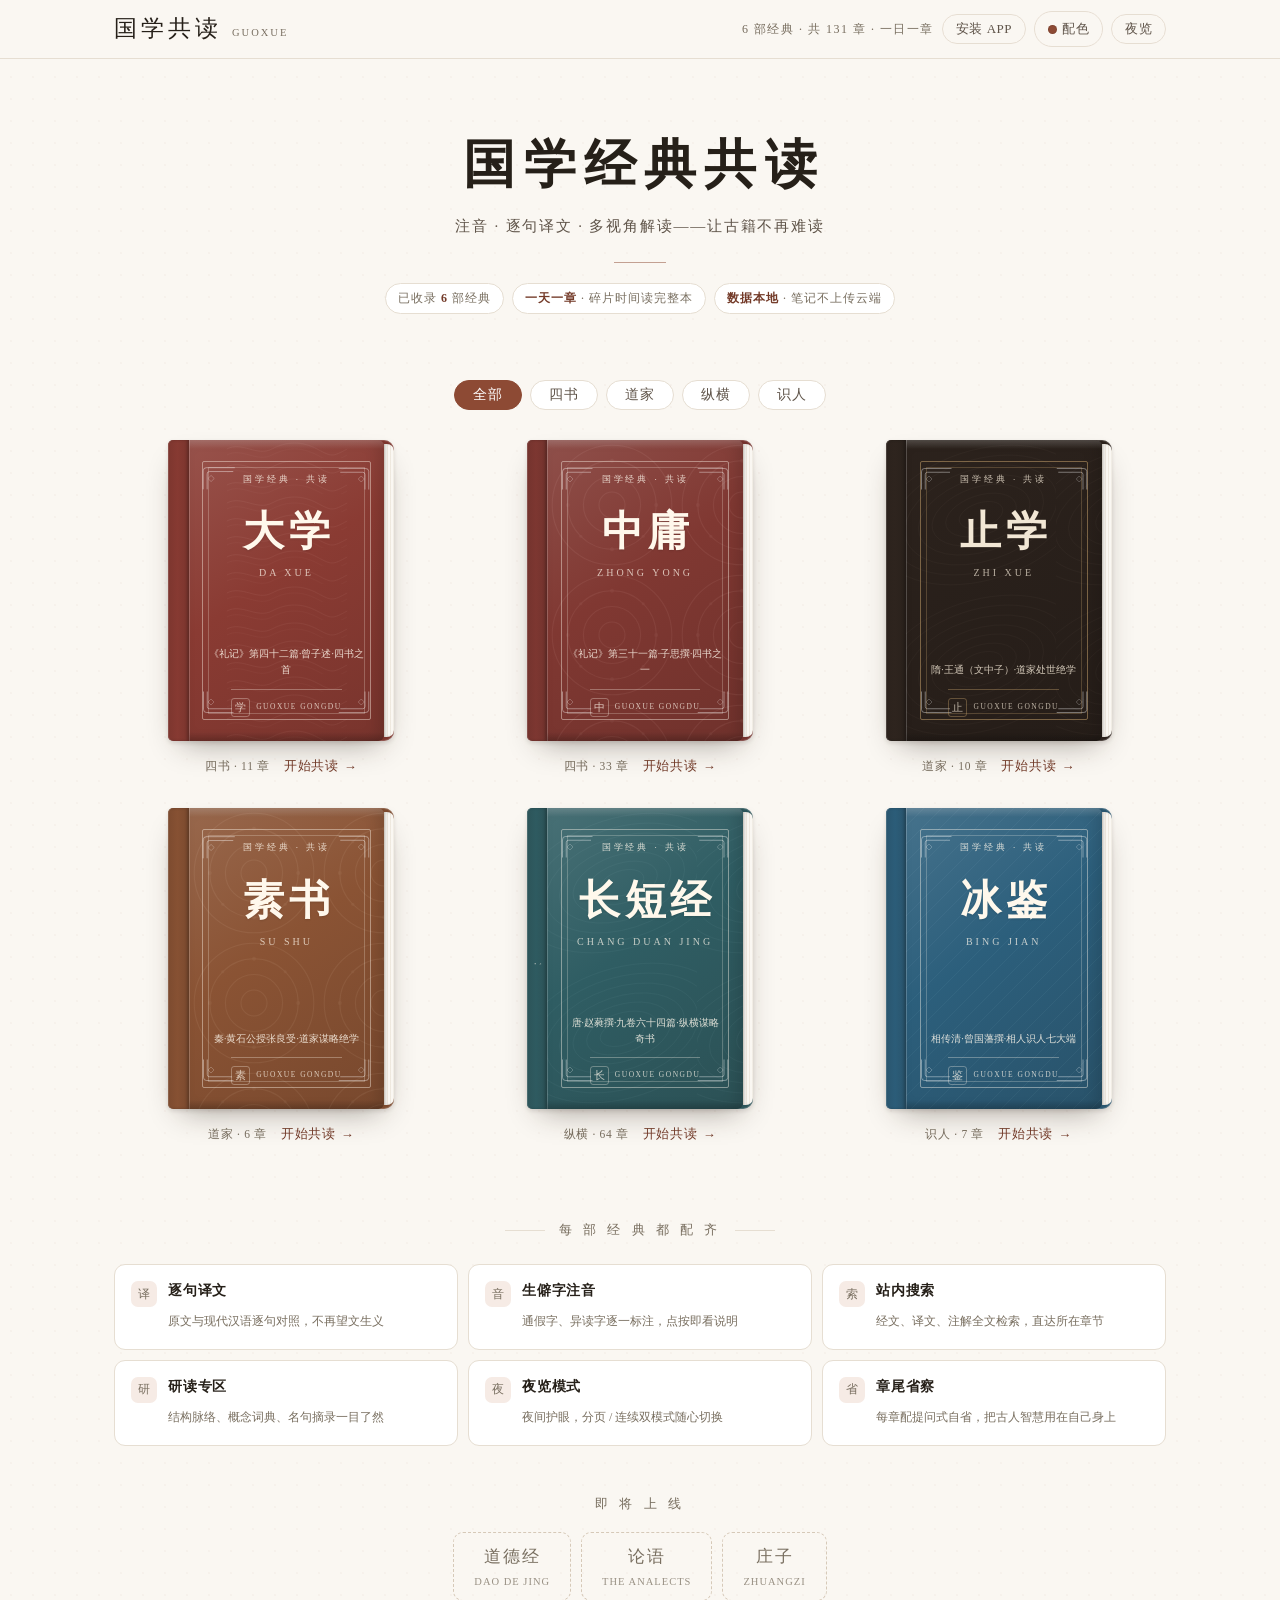
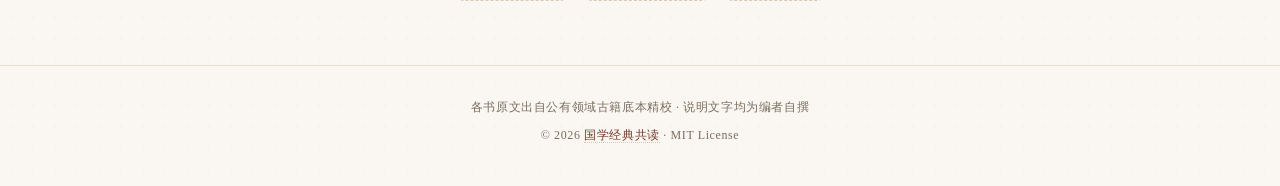
<file: index.html>
<!DOCTYPE html>
<html lang="zh-CN">
<head>
<meta charset="UTF-8">
<meta name="viewport" content="width=device-width, initial-scale=1.0, viewport-fit=cover">
<link rel="icon" type="image/svg+xml" href="favicon.svg">
<link rel="manifest" href="/manifest.webmanifest">
<link rel="apple-touch-icon" href="/icons/apple-touch-icon.png">
<meta name="theme-color" content="#faf7f2">
<meta name="application-name" content="国学共读">
<meta name="apple-mobile-web-app-capable" content="yes">
<meta name="apple-mobile-web-app-title" content="国学共读">
<meta name="apple-mobile-web-app-status-bar-style" content="default">
<script>try{var d=document.documentElement;d.setAttribute('data-theme',localStorage.getItem('guoxue_theme')||(matchMedia('(prefers-color-scheme: dark)').matches?'dark':'light'));d.setAttribute('data-pal',localStorage.getItem('guoxue_pal')||'e')}catch(e){}</script>
<meta name="color-scheme" content="light dark">
<meta name="description" content="国学经典共读：注音 · 逐句译文 · 多视角解读——让古籍不再难读">
<title>国学经典共读</title>
<link rel="stylesheet" href="/shared/palette.css?v=6">
<link rel="stylesheet" href="/shared/book-cover.css?v=7">
<link rel="stylesheet" href="/shared/pwa.css">
<script src="/shared/book-cover.js?v=4"></script>
<script src="/shared/appearance.js"></script>
<script src="/shared/pwa.js" defer></script>
<style>
:root{
  --shadow:0 1px 3px rgba(43,36,24,.05), 0 10px 30px -18px rgba(43,36,24,.18);
}
*,*::before,*::after{box-sizing:border-box;margin:0;padding:0}
html{scroll-behavior:smooth;-webkit-text-size-adjust:100%}
/* 全面屏：内容避开刘海、状态条与底部手势区 */
body{
  font-family:"Songti SC","STSong","Noto Serif SC","Source Han Serif SC","SimSun",serif;
  background:var(--paper);
  background-image:radial-gradient(var(--dot) 1px,transparent 1px);
  background-size:22px 22px;
  color:var(--ink);
  line-height:1.85;
  -webkit-font-smoothing:antialiased;
  min-height:100vh;display:flex;flex-direction:column;
  padding-left:env(safe-area-inset-left,0px);padding-right:env(safe-area-inset-right,0px);
  padding-bottom:env(safe-area-inset-bottom,0px);
}
a{color:inherit}
::selection{background:var(--accent-bg);color:var(--accent-deep)}

/* ── 顶栏 ── */
.nav{position:sticky;top:0;z-index:60;background:var(--paper);background:color-mix(in srgb,var(--paper) 92%,transparent);backdrop-filter:blur(10px);border-bottom:1px solid var(--line);padding-top:env(safe-area-inset-top,0px)}
.nav-inner{max-width:1100px;margin:0 auto;padding:0 24px;height:58px;display:flex;align-items:center;justify-content:space-between;gap:14px}
.nav-brand{font-family:"STKaiti","KaiTi","Kaiti SC",serif;font-size:23px;letter-spacing:4px;text-decoration:none;display:inline-flex;align-items:baseline;color:var(--ink)}
.brand-txt{display:inline-flex;align-items:baseline;gap:10px;white-space:nowrap}
.nav-brand small{font-family:inherit;font-size:10.5px;letter-spacing:2px;color:var(--muted)}
.nav-right{display:flex;align-items:center;gap:8px}
.nav-meta{font-size:12px;color:var(--muted);letter-spacing:1.5px}
.icon-btn{font-family:inherit;font-size:13px;white-space:nowrap;padding:5px 13px;border:1px solid var(--line);background:transparent;color:var(--soft);border-radius:999px;cursor:pointer;transition:.18s;letter-spacing:.5px}
.icon-btn:hover{border-color:var(--accent);color:var(--accent)}
.icon-btn:focus-visible{outline:2px solid var(--accent);outline-offset:2px}

/* ── 封面区 ── */
.hero{width:100%;text-align:center;padding:72px 24px 40px;position:relative}
.hero h1{font-family:"STKaiti","KaiTi","Kaiti SC",serif;font-size:clamp(34px,5.6vw,52px);font-weight:600;letter-spacing:.16em;text-indent:.16em;line-height:1.3}
.hero .sub{margin-top:14px;font-size:15px;color:var(--soft);letter-spacing:.12em}
.hero .rule{width:52px;height:1px;background:var(--accent);opacity:.5;margin:22px auto 0}
.hero .stats{margin-top:20px;display:flex;justify-content:center;flex-wrap:wrap;gap:8px}
.stat{font-size:12px;letter-spacing:1px;color:var(--muted);border:1px solid var(--line);background:var(--card);padding:3px 12px;border-radius:999px}
.stat b{color:var(--accent-deep);font-weight:600}

/* ── 继续共读 ── */
.resume{width:100%;max-width:1100px;margin:0 auto 6px;padding:0 24px}
.resume[hidden]{display:none}
.resume-title{font-size:12px;letter-spacing:3px;color:var(--muted);margin-bottom:10px;display:flex;align-items:center;gap:10px}
.resume-title:after{content:"";flex:1;height:1px;background:var(--line)}
.resume-list{display:flex;flex-wrap:wrap;gap:12px}
.resume-card{flex:1 1 250px;display:flex;align-items:center;gap:12px;background:var(--card);border:1px solid var(--line);border-radius:12px;padding:12px 16px;text-decoration:none;transition:.18s;box-shadow:var(--shadow)}
.resume-card:hover{border-color:var(--accent);transform:translateY(-1px)}
.resume-card .rk{font-family:"STKaiti","KaiTi",serif;font-size:20px;letter-spacing:2px;flex:none}
.resume-card .rp{font-size:11.5px;color:var(--muted);letter-spacing:.5px}
.resume-card .go{margin-left:auto;font-size:12px;color:var(--accent-deep);white-space:nowrap}

/* ── 筛选 ── */
.filter-bar{width:100%;display:flex;justify-content:center;flex-wrap:wrap;gap:8px;padding:26px 24px 30px}
.filter-bar[hidden]{display:none}
.filter-bar button{font-family:inherit;padding:5px 18px;border:1px solid var(--line);border-radius:999px;background:var(--card);font-size:13.5px;color:var(--soft);cursor:pointer;transition:.18s;letter-spacing:.08em}
.filter-bar button:hover{border-color:var(--accent);color:var(--accent)}
.filter-bar button.active{background:var(--accent);border-color:var(--accent);color:var(--on-accent);font-weight:500}
.filter-bar button:focus-visible{outline:2px solid var(--accent);outline-offset:2px}

/* ── 书架：书封直接落在纸面上，信息只保留一行 ── */
.container{width:100%;max-width:1100px;margin:0 auto;padding:0 24px}
.grid{display:grid;grid-template-columns:1fr;gap:30px 24px;padding-bottom:16px}
@media (min-width:700px){.grid{grid-template-columns:repeat(2,1fr)}}
@media (min-width:1040px){.grid{grid-template-columns:repeat(3,1fr)}}
@media (min-width:1360px){.container{max-width:1240px}.grid{grid-template-columns:repeat(4,1fr)}}
.card{position:relative;display:flex;flex-direction:column;min-width:0}
.card-cover-link{display:block;width:100%;max-width:226px;margin:0 auto 14px;color:inherit;text-decoration:none}
.card-cover-link:focus-visible{outline:2px solid var(--accent);outline-offset:6px;border-radius:10px}
.card .card-foot{display:flex;align-items:center;justify-content:center;gap:14px;padding:0 4px}
.card-meta{font-size:11.5px;color:var(--muted);letter-spacing:.06em;white-space:nowrap;overflow:hidden;text-overflow:ellipsis}
.card .go{display:inline-flex;align-items:center;gap:5px;font-size:12.5px;letter-spacing:.06em;color:var(--accent-deep);text-decoration:none;white-space:nowrap;transition:color .16s}
.card .go .ar{font-size:13px;line-height:1;transition:transform .16s}
.card .go:hover{color:var(--accent)}
.card .go:hover .ar{transform:translateX(3px)}
.card .go:focus-visible{outline:2px solid var(--accent);outline-offset:3px;border-radius:4px}

/* ── 首屏骨架：与真实书封同构，数据到位时页面不跳动 ── */
.sk{position:relative;display:block;overflow:hidden;background:var(--line);border-radius:6px}
.sk::after{content:"";position:absolute;inset:0;transform:translateX(-100%);background:linear-gradient(90deg,transparent,color-mix(in srgb,var(--card) 75%,transparent),transparent);animation:skShine 1.4s ease-in-out infinite}
@keyframes skShine{to{transform:translateX(100%)}}
.sk-card{pointer-events:none}
.sk-cover{width:100%;max-width:226px;margin:0 auto 14px;aspect-ratio:3/4;border-radius:10px}
.sk-line{height:11px;border-radius:999px}
.sk-line.meta{width:38%;height:11px}
.sk-go{width:68px;height:13px}
.sk-pill{width:62px;height:31px;border-radius:999px}
.sk-stat{width:104px;height:14px;margin:4px 0;border-radius:999px}
.sk-meta{display:inline-block;width:124px;height:10px;border-radius:999px;vertical-align:middle}
@media (prefers-reduced-motion:reduce){.sk::after{animation:none}}

/* ── 书目载入失败 ── */
.state{grid-column:1/-1;text-align:center;padding:48px 24px;border:1px dashed var(--line-strong);border-radius:16px;background:var(--card);color:var(--soft);font-size:13.5px;letter-spacing:.06em}
.state-sub{color:var(--muted);font-size:12.5px;margin-top:6px}
.state button{margin-top:18px;font-family:inherit;font-size:13px;letter-spacing:.08em;padding:7px 20px;border:1px solid var(--accent);border-radius:999px;background:transparent;color:var(--accent-deep);cursor:pointer;transition:.18s}
.state button:hover{background:var(--accent);color:var(--on-accent)}
.state button:focus-visible{outline:2px solid var(--accent);outline-offset:2px}

/* 书目就位后淡入，衔接骨架 */
.grid.is-ready .card{animation:cardIn .36s cubic-bezier(.2,.7,.3,1) backwards}
.grid.is-ready .card:nth-child(2){animation-delay:.04s}
.grid.is-ready .card:nth-child(3){animation-delay:.08s}
.grid.is-ready .card:nth-child(4){animation-delay:.12s}
.grid.is-ready .card:nth-child(5){animation-delay:.16s}
.grid.is-ready .card:nth-child(6){animation-delay:.2s}
@keyframes cardIn{from{opacity:0;transform:translateY(6px)}}
@media (prefers-reduced-motion:reduce){.grid.is-ready .card{animation:none}}

/* ── 特色 ── */
.benefits{width:100%;max-width:1100px;margin:56px auto 0;padding:0 24px}
.benefits h2{font-size:13px;font-weight:400;color:var(--muted);letter-spacing:4px;margin-bottom:22px;text-align:center;display:flex;align-items:center;justify-content:center;gap:14px}
.benefits h2:before,.benefits h2:after{content:"";width:40px;height:1px;background:var(--line)}
.benefits-inner{display:grid;grid-template-columns:repeat(2,1fr);gap:10px}
@media (min-width:760px){.benefits-inner{grid-template-columns:repeat(3,1fr)}}
.bf-item{display:flex;align-items:flex-start;gap:11px;padding:14px 16px;background:var(--card);border:1px solid var(--line);border-radius:11px}
.bf-ico{flex:none;width:26px;height:26px;border-radius:7px;background:var(--accent-bg);color:var(--accent-deep);display:flex;align-items:center;justify-content:center;font-family:"STKaiti","KaiTi",serif;font-size:15px;margin-top:2px}
.bf-item strong{display:block;font-size:13.5px;font-weight:600;letter-spacing:.06em;margin-bottom:1px}
.bf-item span{font-size:12px;color:var(--muted);line-height:1.6}

/* ── 即将上线 ── */
.coming{width:100%;max-width:1100px;margin:46px auto 64px;padding:0 24px;text-align:center}
.coming h2{font-size:13px;font-weight:400;color:var(--muted);letter-spacing:4px;margin-bottom:16px}
.coming-list{display:flex;justify-content:center;flex-wrap:wrap;gap:10px}
.coming-card{border:1px dashed var(--line-strong);border-radius:10px;padding:8px 20px;color:var(--muted);font-family:"STKaiti","KaiTi",serif;font-size:17px;letter-spacing:2px;background:transparent}
.coming-card small{display:block;font-family:inherit;font-size:10.5px;letter-spacing:1px;color:var(--muted);opacity:.75}

/* ── 页脚 ── */
.footer{margin-top:auto;border-top:1px solid var(--line);text-align:center;padding:30px 24px 40px;font-size:12px;color:var(--muted);letter-spacing:.05em}
.footer a{color:var(--accent-deep);text-decoration:none;border-bottom:1px dotted var(--line-strong)}
.footer a:hover{border-color:var(--accent)}
.footer p+p{margin-top:6px}

/* ── 暗色 ── */
html[data-theme="dark"]{
  --shadow:0 1px 3px rgba(0,0,0,.3), 0 12px 30px -20px rgba(0,0,0,.6);
}
html[data-theme="dark"] body{background-image:radial-gradient(var(--dot) 1px,transparent 1px)}
html[data-theme="dark"] .nav{background:color-mix(in srgb,var(--paper) 92%,transparent)}

.pal-pick{position:relative}
/* 汉字墨迹中心比行盒中心低约 1px（宋体 13px 实测 1.05px），圆点随之下移才是视觉居中 */
.pal-dot{flex:none;display:inline-block;width:9px;height:9px;border-radius:50%;background:var(--accent);box-shadow:inset 0 0 0 1px rgba(0,0,0,.1);transform:translateY(1px)}
.pal-pick summary{list-style:none;cursor:pointer;user-select:none;display:inline-flex;align-items:center;gap:5px}
.pal-pick summary::-webkit-details-marker{display:none}
.pal-menu{position:absolute;right:0;top:calc(100% + 6px);min-width:132px;background:var(--card);border:1px solid var(--line);border-radius:12px;padding:6px;box-shadow:var(--shadow);display:flex;flex-direction:column;gap:2px;z-index:80}
.pal-menu button{display:flex;align-items:center;gap:8px;width:100%;font-family:inherit;font-size:13px;letter-spacing:1px;padding:6px 10px;background:none;border:0;border-radius:8px;color:var(--soft);cursor:pointer;text-align:left;transition:.15s}
.pal-menu button:hover{background:var(--accent-bg);color:var(--accent-deep)}
.pal-menu button.on{color:var(--accent-deep);font-weight:600}
.pal-menu button.on:after{content:"✓";margin-left:auto;font-size:11px;opacity:.85}
.pal-menu .dot{width:13px;height:13px;border-radius:50%;flex:none;box-shadow:inset 0 0 0 1px rgba(0,0,0,.08);transform:translateY(1px)}

@media (max-width:560px){
  .hero{padding:40px 14px 24px}
  .hero h1{font-size:clamp(28px,9vw,36px);letter-spacing:.14em;text-indent:.14em}
  .hero .sub{font-size:13.5px;letter-spacing:.06em}
  .hero .stats{gap:6px}
  .nav-inner{height:54px;padding:0 12px;gap:10px}
  .nav-meta{display:none}
  .nav-brand{font-size:19px;letter-spacing:2.5px}
  .brand-txt small{display:none}
  .nav-right{gap:6px}
  .icon-btn{font-size:12.5px;padding:5px 10px;letter-spacing:.3px}
  .resume,.filter-bar,.container,.benefits,.coming,.footer{padding-left:12px;padding-right:12px}
  .resume{margin-bottom:4px}
  .filter-bar{padding:20px 12px 24px}
  .filter-bar button{padding:5px 14px;font-size:12.5px}
  .grid{gap:24px 14px;padding-bottom:12px}
  .card-cover-link,.sk-cover{max-width:210px;margin-bottom:12px}
  .benefits{margin-top:40px}
  .benefits-inner{grid-template-columns:1fr}
  .benefits h2{letter-spacing:3px}
  .benefits h2:before,.benefits h2:after{width:24px}
  .coming{margin:32px auto 48px}
}
</style>
</head>
<body>

<header class="nav">
  <div class="nav-inner">
    <a class="nav-brand" href="/"><span class="brand-txt">国学共读<small>GUOXUE</small></span></a>
    <div class="nav-right">
      <span class="nav-meta" id="navMeta"><span class="sk sk-meta" aria-hidden="true"></span></span>
      <button class="icon-btn" type="button" data-pwa-install>安装 <span class="pwa-app-suffix">APP</span></button>
      <details class="pal-pick" id="palPick">
        <summary class="icon-btn" id="palBtn" title="主题配色"><span class="pal-dot"></span>配色</summary>
        <div class="pal-menu" id="palMenu"></div>
      </details>
      <button class="icon-btn" id="themeBtn" type="button" title="夜间 / 日间">夜览</button>
    </div>
  </div>
</header>

<section class="hero">
  <h1>国学经典共读</h1>
  <p class="sub">注音 · 逐句译文 · 多视角解读——让古籍不再难读</p>
  <div class="rule"></div>
  <div class="stats">
    <span class="stat" id="bookCount" aria-live="polite"><span class="sk sk-stat"></span></span>
    <span class="stat"><b>一天一章</b> · 碎片时间读完整本</span>
    <span class="stat"><b>数据本地</b> · 笔记不上传云端</span>
  </div>
</section>

<section class="resume" id="resume" hidden>
  <div class="resume-title">继 续 共 读</div>
  <div class="resume-list" id="resumeList"></div>
</section>

<nav class="filter-bar" id="filterBar" aria-busy="true" aria-label="按类别筛选">
  <span class="sk sk-pill"></span>
  <span class="sk sk-pill"></span>
  <span class="sk sk-pill"></span>
  <span class="sk sk-pill"></span>
  <span class="sk sk-pill"></span>
</nav>

<main class="container">
  <div class="grid" id="bookGrid" aria-busy="true">
    <article class="card sk-card" aria-hidden="true">
      <span class="sk sk-cover"></span>
      <div class="card-foot"><span class="sk sk-line meta"></span><span class="sk sk-go"></span></div>
    </article>
    <article class="card sk-card" aria-hidden="true">
      <span class="sk sk-cover"></span>
      <div class="card-foot"><span class="sk sk-line meta"></span><span class="sk sk-go"></span></div>
    </article>
    <article class="card sk-card" aria-hidden="true">
      <span class="sk sk-cover"></span>
      <div class="card-foot"><span class="sk sk-line meta"></span><span class="sk sk-go"></span></div>
    </article>
    <article class="card sk-card" aria-hidden="true">
      <span class="sk sk-cover"></span>
      <div class="card-foot"><span class="sk sk-line meta"></span><span class="sk sk-go"></span></div>
    </article>
    <article class="card sk-card" aria-hidden="true">
      <span class="sk sk-cover"></span>
      <div class="card-foot"><span class="sk sk-line meta"></span><span class="sk sk-go"></span></div>
    </article>
    <article class="card sk-card" aria-hidden="true">
      <span class="sk sk-cover"></span>
      <div class="card-foot"><span class="sk sk-line meta"></span><span class="sk sk-go"></span></div>
    </article>
  </div>
</main>

<section class="benefits">
  <h2>每 部 经 典 都 配 齐</h2>
  <div class="benefits-inner">
    <div class="bf-item"><span class="bf-ico">译</span><div><strong>逐句译文</strong><span>原文与现代汉语逐句对照，不再望文生义</span></div></div>
    <div class="bf-item"><span class="bf-ico">音</span><div><strong>生僻字注音</strong><span>通假字、异读字逐一标注，点按即看说明</span></div></div>
    <div class="bf-item"><span class="bf-ico">索</span><div><strong>站内搜索</strong><span>经文、译文、注解全文检索，直达所在章节</span></div></div>
    <div class="bf-item"><span class="bf-ico">研</span><div><strong>研读专区</strong><span>结构脉络、概念词典、名句摘录一目了然</span></div></div>
    <div class="bf-item"><span class="bf-ico">夜</span><div><strong>夜览模式</strong><span>夜间护眼，分页 / 连续双模式随心切换</span></div></div>
    <div class="bf-item"><span class="bf-ico">省</span><div><strong>章尾省察</strong><span>每章配提问式自省，把古人智慧用在自己身上</span></div></div>
  </div>
</section>

<section class="coming">
  <h2>即 将 上 线</h2>
  <div class="coming-list">
    <div class="coming-card">道德经<small>DAO DE JING</small></div>
    <div class="coming-card">论语<small>THE ANALECTS</small></div>
    <div class="coming-card">庄子<small>ZHUANGZI</small></div>
  </div>
</section>

<footer class="footer">
  <p>各书原文出自公有领域古籍底本精校 · 说明文字均为编者自撰</p>
  <p>© 2026 <a href="https://github.com/AIYAZONE/guoxue">国学经典共读</a> · MIT License</p>
</footer>

<script>
var BOOKS = [];
var currentCat = "all";

function esc(s) {
  return String(s == null ? '' : s)
    .replace(/&/g, '&amp;').replace(/</g, '&lt;').replace(/>/g, '&gt;')
    .replace(/"/g, '&quot;');
}

/* 外观：主题（guoxue_theme）+ 配色（guoxue_pal），与阅读器共用 */
var PALS = [
  { id: 'a', name: '纸墨', c: '#8b5e3c' },
  { id: 'b', name: '朱砂', c: '#9e3b32' },
  { id: 'c', name: '黛青', c: '#33566e' },
  { id: 'd', name: '竹绿', c: '#47694f' },
  { id: 'e', name: '赭红', c: '#8d4a34' }
];

function getPal() {
  try { return localStorage.getItem('guoxue_pal') || 'e'; } catch (e) { return 'e'; }
}
function applyTheme(t) {
  document.documentElement.setAttribute('data-theme', t);
  document.documentElement.setAttribute('data-pal', getPal());
  if (window.GuoxueAppearance) window.GuoxueAppearance.sync();
  var b = document.getElementById('themeBtn');
  if (b) b.textContent = t === 'dark' ? '日间' : '夜览';
  renderPalMenu();
}
document.getElementById('themeBtn').addEventListener('click', function () {
  var cur = document.documentElement.getAttribute('data-theme') === 'dark' ? 'light' : 'dark';
  try { localStorage.setItem('guoxue_theme', cur); } catch (e) {}
  applyTheme(cur);
});

function renderPalMenu() {
  var menu = document.getElementById('palMenu');
  if (!menu) return;
  var cur = getPal();
  var btn = document.getElementById('palBtn');
  if (btn) {
    var hit = PALS.filter(function (x) { return x.id === cur; })[0];
    btn.title = '主题配色 · 当前：' + (hit ? hit.name : '纸墨');
  }
  menu.innerHTML = PALS.map(function (p) {
    return '<button type="button" data-pal-id="' + p.id + '" class="' + (p.id === cur ? 'on' : '') + '">'
      + '<span class="dot" style="background:' + p.c + '"></span>' + p.name + '</button>';
  }).join('');
}
document.getElementById('palMenu').addEventListener('click', function (e) {
  var b = e.target.closest ? e.target.closest('button[data-pal-id]') : null;
  if (!b) return;
  try { localStorage.setItem('guoxue_pal', b.getAttribute('data-pal-id')); } catch (err) {}
  applyTheme(document.documentElement.getAttribute('data-theme') || 'light');
  document.getElementById('palPick').removeAttribute('open');
});
document.addEventListener('click', function (e) {
  var d = document.getElementById('palPick');
  if (d && d.open && !d.contains(e.target)) d.removeAttribute('open');
});

/* 首屏应用外观（并渲染配色菜单） */
applyTheme(document.documentElement.getAttribute('data-theme') || 'light');

/* 本地进度：阅读器写入 `<key>_last_v1` */
function lastRead(key) {
  try { return parseInt(localStorage.getItem(key + '_last_v1') || '0', 10) || 0; } catch (e) { return 0; }
}

fetch('/books.json').then(function (r) {
  if (!r.ok) throw new Error('HTTP ' + r.status);
  return r.json();
}).then(function (bs) {
  BOOKS = bs || [];
  var sum = BOOKS.reduce(function (a, b) { return a + (b.total || 0); }, 0);
  var meta = document.getElementById('navMeta');
  meta.textContent = BOOKS.length + ' 部经典 · 共 ' + sum + ' 章 · 一日一章';
  buildFilter();
  renderBooks();
  renderResume();
  var grid = document.getElementById('bookGrid');
  grid.setAttribute('aria-busy', 'false');
  grid.classList.add('is-ready');
}).catch(function () {
  showLoadError();
});

function showLoadError() {
  var grid = document.getElementById('bookGrid');
  grid.setAttribute('aria-busy', 'false');
  grid.innerHTML = '<div class="state"><p>书目暂时没能载入</p>'
    + '<p class="state-sub">可能是网络或缓存出了点小问题，重试一次就好。</p>'
    + '<button type="button" id="retryBtn">重新载入</button></div>';
  document.getElementById('bookCount').textContent = '书目载入失败';
  var meta = document.getElementById('navMeta');
  meta.textContent = '国学共读 · 一日一章';
  var bar = document.getElementById('filterBar');
  bar.hidden = true;
  bar.removeAttribute('aria-busy');
  document.getElementById('retryBtn').addEventListener('click', function () { location.reload(); });
}

function buildFilter() {
  var cats = [];
  BOOKS.forEach(function (b) { if (b.cat && cats.indexOf(b.cat) < 0) cats.push(b.cat); });
  var bar = document.getElementById('filterBar');
  bar.innerHTML = '';
  bar.removeAttribute('aria-busy');
  var all = document.createElement('button');
  all.className = 'active';
  all.dataset.cat = 'all';
  all.textContent = '全部';
  bar.appendChild(all);
  cats.forEach(function (c) {
    var btn = document.createElement('button');
    btn.dataset.cat = c;
    btn.textContent = c;
    bar.appendChild(btn);
  });
}

function renderResume() {
  var list = BOOKS.map(function (b) {
    var n = lastRead(b.key);
    return n > 0 ? { b: b, n: n } : null;
  }).filter(Boolean).sort(function (x, y) { return y.n - x.n; }).slice(0, 3);

  var host = document.getElementById('resume');
  if (!list.length) { host.hidden = true; return; }
  document.getElementById('resumeList').innerHTML = list.map(function (it) {
    return '<a class="resume-card" href="/' + it.b.key + '/#ch-' + it.n + '">'
      + '<span class="rk">' + it.b.book + '</span>'
      + '<span class="rp">读到第 ' + it.n + ' / ' + it.b.total + ' 章</span>'
      + '<span class="go">继续 →</span></a>';
  }).join('');
  host.hidden = false;
}

function renderBooks() {
  var filtered = currentCat === "all"
    ? BOOKS
    : BOOKS.filter(function (b) { return b.cat === currentCat; });

  document.getElementById('bookCount').innerHTML =
    '已收录 <b>' + BOOKS.length + '</b> 部经典' + (currentCat !== "all" ? ' · 当前 ' + filtered.length + ' 部' : '');

  var html = filtered.map(function (b) {
    var n = lastRead(b.key);
    var url = '/' + esc(b.key) + '/';
    var name = esc(b.book);
    var cover = window.BookCover ? window.BookCover.html(b, { size: 'large' }) : '';
    var cta = n > 0 ? '继续第 ' + n + ' 章' : '开始共读';
    return '<article class="card shelf-card">'
      + '<a class="card-cover-link" href="' + url + '" aria-label="' + name + '书封 · 进入共读">' + cover + '</a>'
      + '<div class="card-foot">'
      + '  <span class="card-meta">' + esc(b.cat || '经典') + ' · ' + b.total + ' 章</span>'
      + '  <a class="go" href="' + url + '">' + cta + '<span class="ar">→</span></a>'
      + '</div>'
      + '</article>';
  }).join('');

  document.getElementById('bookGrid').innerHTML = html || '<p style="color:var(--muted)">暂无书目</p>';
}

document.getElementById('filterBar').addEventListener('click', function (e) {
  if (e.target.tagName !== "BUTTON") return;
  var btns = document.querySelectorAll('#filterBar button');
  btns.forEach(function (b) { b.classList.remove('active'); });
  e.target.classList.add('active');
  currentCat = e.target.dataset.cat;
  renderBooks();
});
</script>

<script>if('serviceWorker' in navigator){addEventListener('load',function(){navigator.serviceWorker.register('/sw.js').catch(function(){})})}</script>
</body>
</html>
</file>
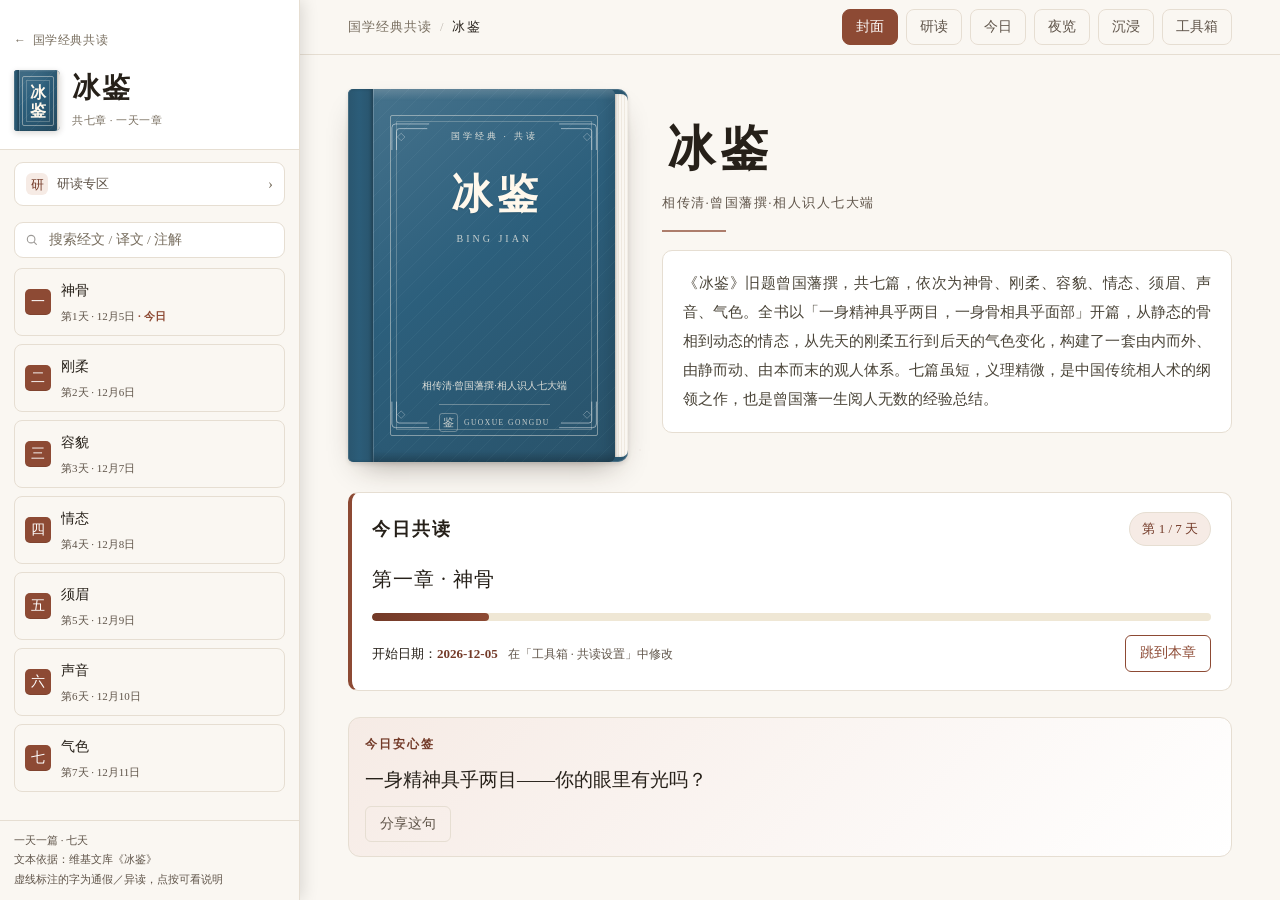
<file: bingjian/index.html>
<!DOCTYPE html>
<html lang="zh-CN">
<head>
<meta charset="UTF-8">
<link rel="icon" type="image/svg+xml" href="favicon.svg">
<link rel="manifest" href="/manifest.webmanifest">
<link rel="apple-touch-icon" href="/icons/apple-touch-icon.png">
<meta name="theme-color" content="#faf7f2">
<meta name="application-name" content="国学共读">
<meta name="apple-mobile-web-app-capable" content="yes">
<meta name="apple-mobile-web-app-title" content="国学共读">
<meta name="apple-mobile-web-app-status-bar-style" content="default">
<script>try{var d=document.documentElement;d.setAttribute('data-theme',localStorage.getItem('guoxue_theme')||(matchMedia('(prefers-color-scheme: dark)').matches?'dark':'light'));d.setAttribute('data-pal',localStorage.getItem('guoxue_pal')||'e')}catch(e){}</script>
<meta name="viewport" content="width=device-width, initial-scale=1.0, viewport-fit=cover">
<meta name="description" content="《冰鉴》旧题曾国藩撰，共七篇，依次为神骨、刚柔、容貌、情态、须眉、声音、气色。全书以「一身精神具乎两目，一身骨相具乎面部」开篇，从静态的骨相到动态的情态，从先天的刚柔五行到后天的气色变化，构建了一套由内而外、由静而动、由">
<meta name="color-scheme" content="light dark">
<title>冰鉴·七天共读</title>
<link rel="stylesheet" href="/shared/reader.css?v=17">
<link rel="stylesheet" href="/shared/palette.css?v=6">
<link rel="stylesheet" href="/shared/book-cover.css?v=7">
<link rel="stylesheet" href="/shared/pwa.css">
<script src="/shared/book-cover.js?v=4"></script>
<script src="/shared/appearance.js"></script>
<script src="/shared/pwa.js" defer></script>
<script src="/shared/reader.js?v=19" defer></script>
</head>
<body data-book="bingjian">
<div id="appLoading">载 入 中 …</div>
<div id="app"></div>
<script>if('serviceWorker' in navigator){addEventListener('load',function(){navigator.serviceWorker.register('/sw.js').catch(function(){})})}</script>
</body>
</html>
</file>
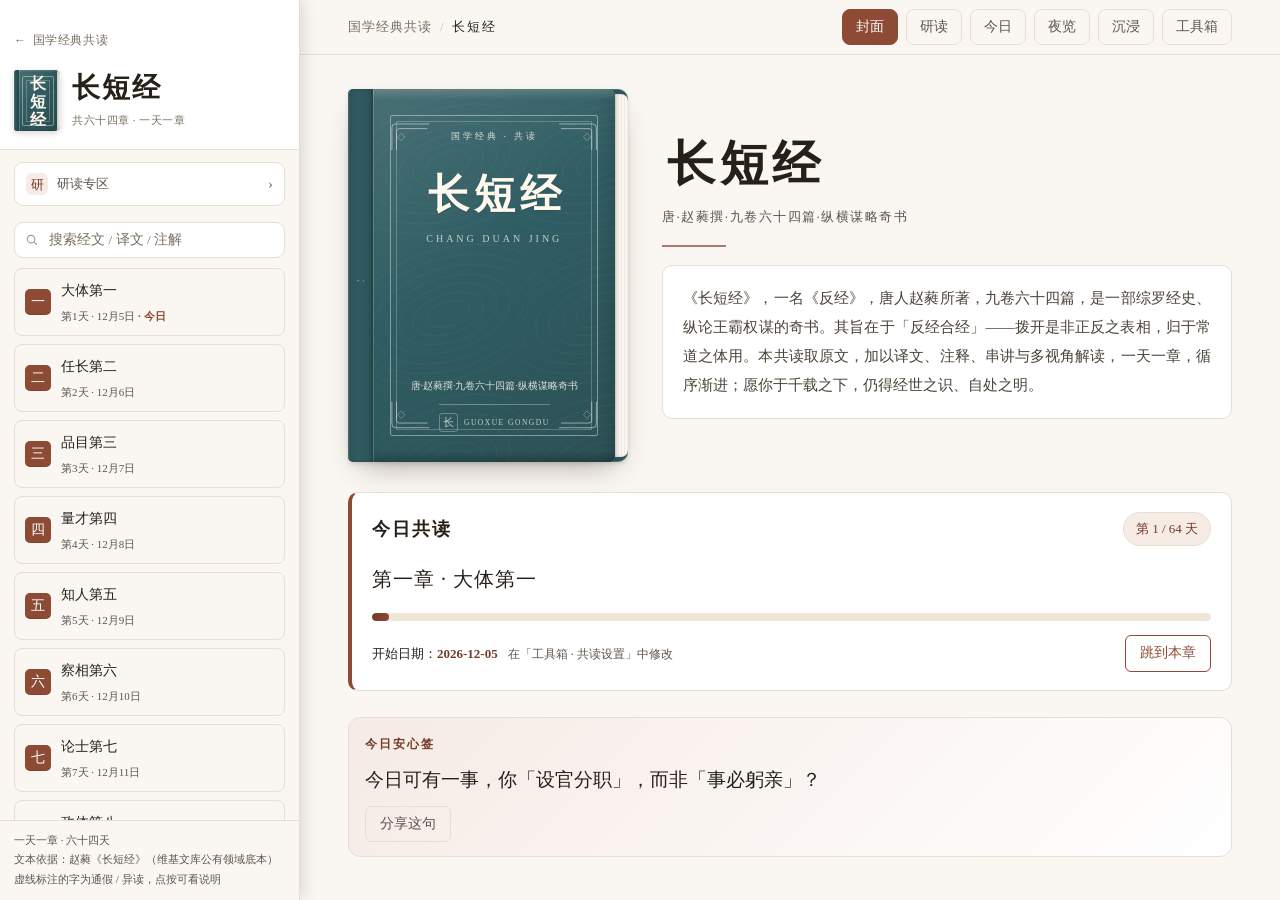
<file: changduanjing/index.html>
<!DOCTYPE html>
<html lang="zh-CN">
<head>
<meta charset="UTF-8">
<link rel="icon" type="image/svg+xml" href="favicon.svg">
<link rel="manifest" href="/manifest.webmanifest">
<link rel="apple-touch-icon" href="/icons/apple-touch-icon.png">
<meta name="theme-color" content="#faf7f2">
<meta name="application-name" content="国学共读">
<meta name="apple-mobile-web-app-capable" content="yes">
<meta name="apple-mobile-web-app-title" content="国学共读">
<meta name="apple-mobile-web-app-status-bar-style" content="default">
<script>try{var d=document.documentElement;d.setAttribute('data-theme',localStorage.getItem('guoxue_theme')||(matchMedia('(prefers-color-scheme: dark)').matches?'dark':'light'));d.setAttribute('data-pal',localStorage.getItem('guoxue_pal')||'e')}catch(e){}</script>
<meta name="viewport" content="width=device-width, initial-scale=1.0, viewport-fit=cover">
<meta name="description" content="《长短经》，一名《反经》，唐人赵蕤所著，九卷六十四篇，是一部综罗经史、纵论王霸权谋的奇书。其旨在于「反经合经」——拨开是非正反之表相，归于常道之体用。本共读取原文，加以译文、注释、串讲与多视角解读，一天一章，循序渐进；愿">
<meta name="color-scheme" content="light dark">
<title>长短经·六十四天共读</title>
<link rel="stylesheet" href="/shared/reader.css?v=17">
<link rel="stylesheet" href="/shared/palette.css?v=6">
<link rel="stylesheet" href="/shared/book-cover.css?v=7">
<link rel="stylesheet" href="/shared/pwa.css">
<script src="/shared/book-cover.js?v=4"></script>
<script src="/shared/appearance.js"></script>
<script src="/shared/pwa.js" defer></script>
<script src="/shared/reader.js?v=19" defer></script>
</head>
<body data-book="changduanjing">
<div id="appLoading">载 入 中 …</div>
<div id="app"></div>
<script>if('serviceWorker' in navigator){addEventListener('load',function(){navigator.serviceWorker.register('/sw.js').catch(function(){})})}</script>
</body>
</html>
</file>
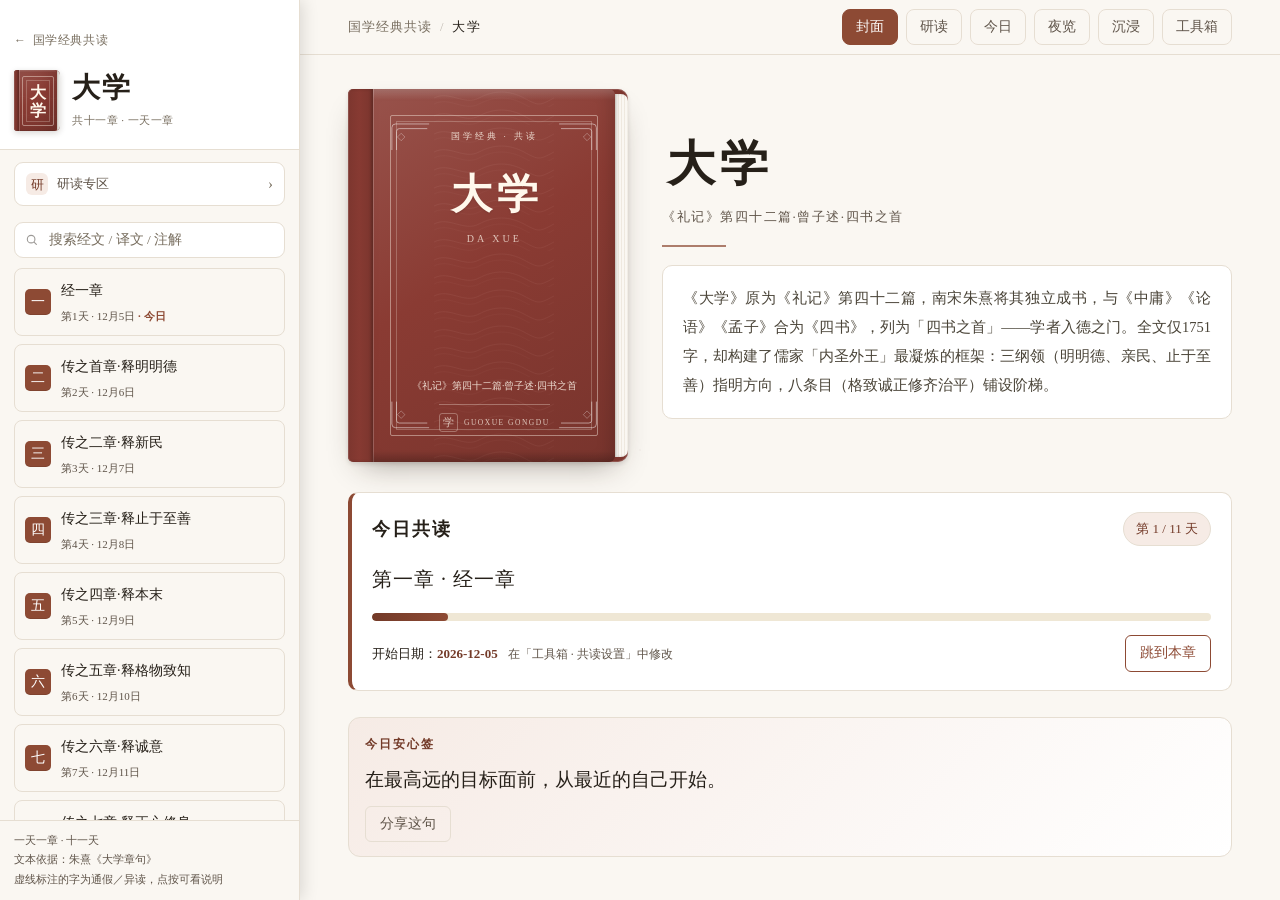
<file: daxue/index.html>
<!DOCTYPE html>
<html lang="zh-CN">
<head>
<meta charset="UTF-8">
<link rel="icon" type="image/svg+xml" href="favicon.svg">
<link rel="manifest" href="/manifest.webmanifest">
<link rel="apple-touch-icon" href="/icons/apple-touch-icon.png">
<meta name="theme-color" content="#faf7f2">
<meta name="application-name" content="国学共读">
<meta name="apple-mobile-web-app-capable" content="yes">
<meta name="apple-mobile-web-app-title" content="国学共读">
<meta name="apple-mobile-web-app-status-bar-style" content="default">
<script>try{var d=document.documentElement;d.setAttribute('data-theme',localStorage.getItem('guoxue_theme')||(matchMedia('(prefers-color-scheme: dark)').matches?'dark':'light'));d.setAttribute('data-pal',localStorage.getItem('guoxue_pal')||'e')}catch(e){}</script>
<meta name="viewport" content="width=device-width, initial-scale=1.0, viewport-fit=cover">
<meta name="description" content="《大学》原为《礼记》第四十二篇，南宋朱熹将其独立成书，与《中庸》《论语》《孟子》合为《四书》，列为「四书之首」——学者入德之门。全文仅1751字，却构建了儒家「内圣外王」最凝炼的框架：三纲领（明明德、亲民、止于至善）指明">
<meta name="color-scheme" content="light dark">
<title>大学·十一天共读</title>
<link rel="stylesheet" href="/shared/reader.css?v=17">
<link rel="stylesheet" href="/shared/palette.css?v=6">
<link rel="stylesheet" href="/shared/book-cover.css?v=7">
<link rel="stylesheet" href="/shared/pwa.css">
<script src="/shared/book-cover.js?v=4"></script>
<script src="/shared/appearance.js"></script>
<script src="/shared/pwa.js" defer></script>
<script src="/shared/reader.js?v=19" defer></script>
</head>
<body data-book="daxue">
<div id="appLoading">载 入 中 …</div>
<div id="app"></div>
<script>if('serviceWorker' in navigator){addEventListener('load',function(){navigator.serviceWorker.register('/sw.js').catch(function(){})})}</script>
</body>
</html>
</file>
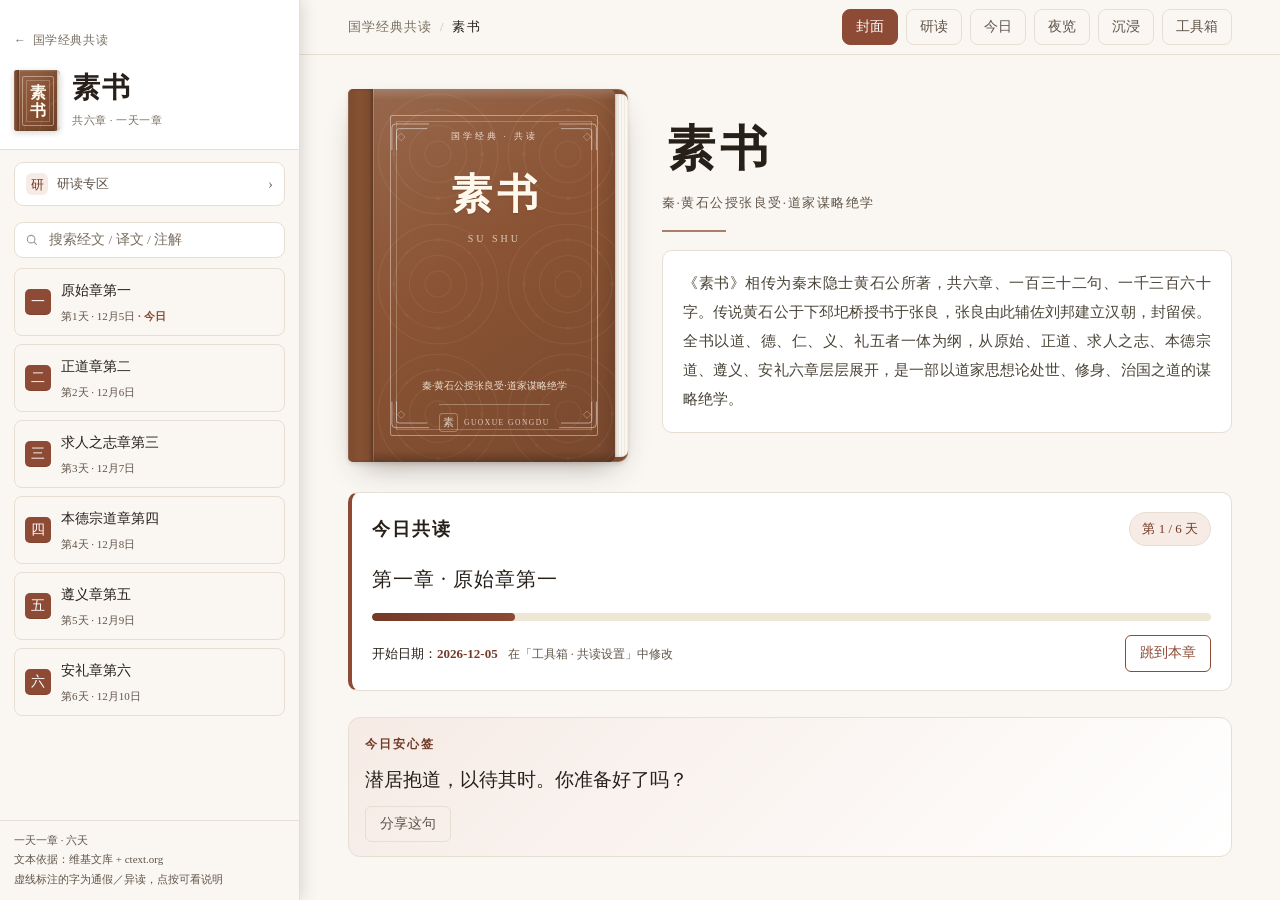
<file: sushu/index.html>
<!DOCTYPE html>
<html lang="zh-CN">
<head>
<meta charset="UTF-8">
<link rel="icon" type="image/svg+xml" href="favicon.svg">
<link rel="manifest" href="/manifest.webmanifest">
<link rel="apple-touch-icon" href="/icons/apple-touch-icon.png">
<meta name="theme-color" content="#faf7f2">
<meta name="application-name" content="国学共读">
<meta name="apple-mobile-web-app-capable" content="yes">
<meta name="apple-mobile-web-app-title" content="国学共读">
<meta name="apple-mobile-web-app-status-bar-style" content="default">
<script>try{var d=document.documentElement;d.setAttribute('data-theme',localStorage.getItem('guoxue_theme')||(matchMedia('(prefers-color-scheme: dark)').matches?'dark':'light'));d.setAttribute('data-pal',localStorage.getItem('guoxue_pal')||'e')}catch(e){}</script>
<meta name="viewport" content="width=device-width, initial-scale=1.0, viewport-fit=cover">
<meta name="description" content="《素书》相传为秦末隐士黄石公所著，共六章、一百三十二句、一千三百六十字。传说黄石公于下邳圯桥授书于张良，张良由此辅佐刘邦建立汉朝，封留侯。全书以道、德、仁、义、礼五者一体为纲，从原始、正道、求人之志、本德宗道、遵义、安礼">
<meta name="color-scheme" content="light dark">
<title>素书·六天共读</title>
<link rel="stylesheet" href="/shared/reader.css?v=17">
<link rel="stylesheet" href="/shared/palette.css?v=6">
<link rel="stylesheet" href="/shared/book-cover.css?v=7">
<link rel="stylesheet" href="/shared/pwa.css">
<script src="/shared/book-cover.js?v=4"></script>
<script src="/shared/appearance.js"></script>
<script src="/shared/pwa.js" defer></script>
<script src="/shared/reader.js?v=19" defer></script>
</head>
<body data-book="sushu">
<div id="appLoading">载 入 中 …</div>
<div id="app"></div>
<script>if('serviceWorker' in navigator){addEventListener('load',function(){navigator.serviceWorker.register('/sw.js').catch(function(){})})}</script>
</body>
</html>
</file>
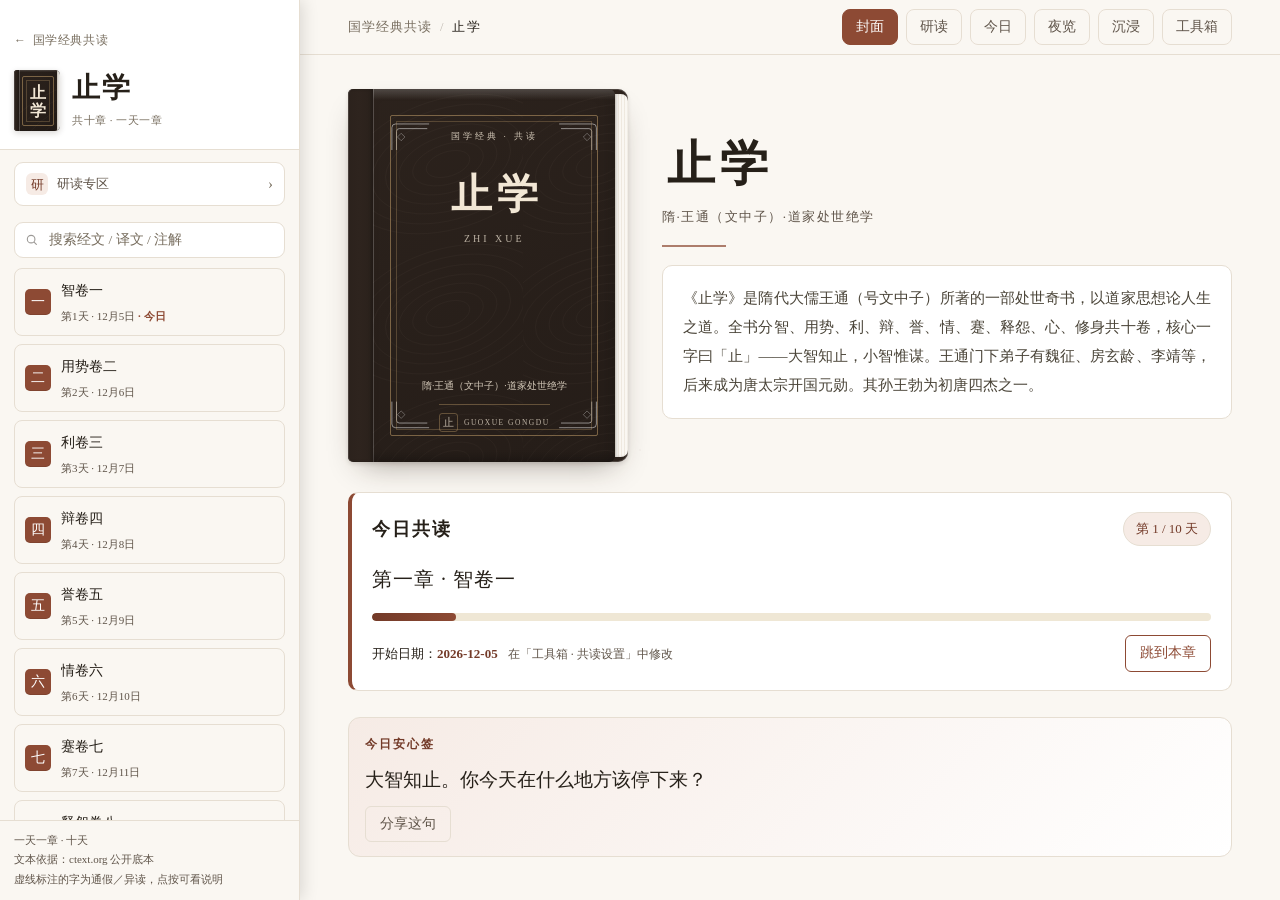
<file: zhixue/index.html>
<!DOCTYPE html>
<html lang="zh-CN">
<head>
<meta charset="UTF-8">
<link rel="icon" type="image/svg+xml" href="favicon.svg">
<link rel="manifest" href="/manifest.webmanifest">
<link rel="apple-touch-icon" href="/icons/apple-touch-icon.png">
<meta name="theme-color" content="#faf7f2">
<meta name="application-name" content="国学共读">
<meta name="apple-mobile-web-app-capable" content="yes">
<meta name="apple-mobile-web-app-title" content="国学共读">
<meta name="apple-mobile-web-app-status-bar-style" content="default">
<script>try{var d=document.documentElement;d.setAttribute('data-theme',localStorage.getItem('guoxue_theme')||(matchMedia('(prefers-color-scheme: dark)').matches?'dark':'light'));d.setAttribute('data-pal',localStorage.getItem('guoxue_pal')||'e')}catch(e){}</script>
<meta name="viewport" content="width=device-width, initial-scale=1.0, viewport-fit=cover">
<meta name="description" content="《止学》是隋代大儒王通（号文中子）所著的一部处世奇书，以道家思想论人生之道。全书分智、用势、利、辩、誉、情、蹇、释怨、心、修身共十卷，核心一字曰「止」——大智知止，小智惟谋。王通门下弟子有魏征、房玄龄、李靖等，后来成为唐">
<meta name="color-scheme" content="light dark">
<title>止学·十天共读</title>
<link rel="stylesheet" href="/shared/reader.css?v=17">
<link rel="stylesheet" href="/shared/palette.css?v=6">
<link rel="stylesheet" href="/shared/book-cover.css?v=7">
<link rel="stylesheet" href="/shared/pwa.css">
<script src="/shared/book-cover.js?v=4"></script>
<script src="/shared/appearance.js"></script>
<script src="/shared/pwa.js" defer></script>
<script src="/shared/reader.js?v=19" defer></script>
</head>
<body data-book="zhixue">
<div id="appLoading">载 入 中 …</div>
<div id="app"></div>
<script>if('serviceWorker' in navigator){addEventListener('load',function(){navigator.serviceWorker.register('/sw.js').catch(function(){})})}</script>
</body>
</html>
</file>
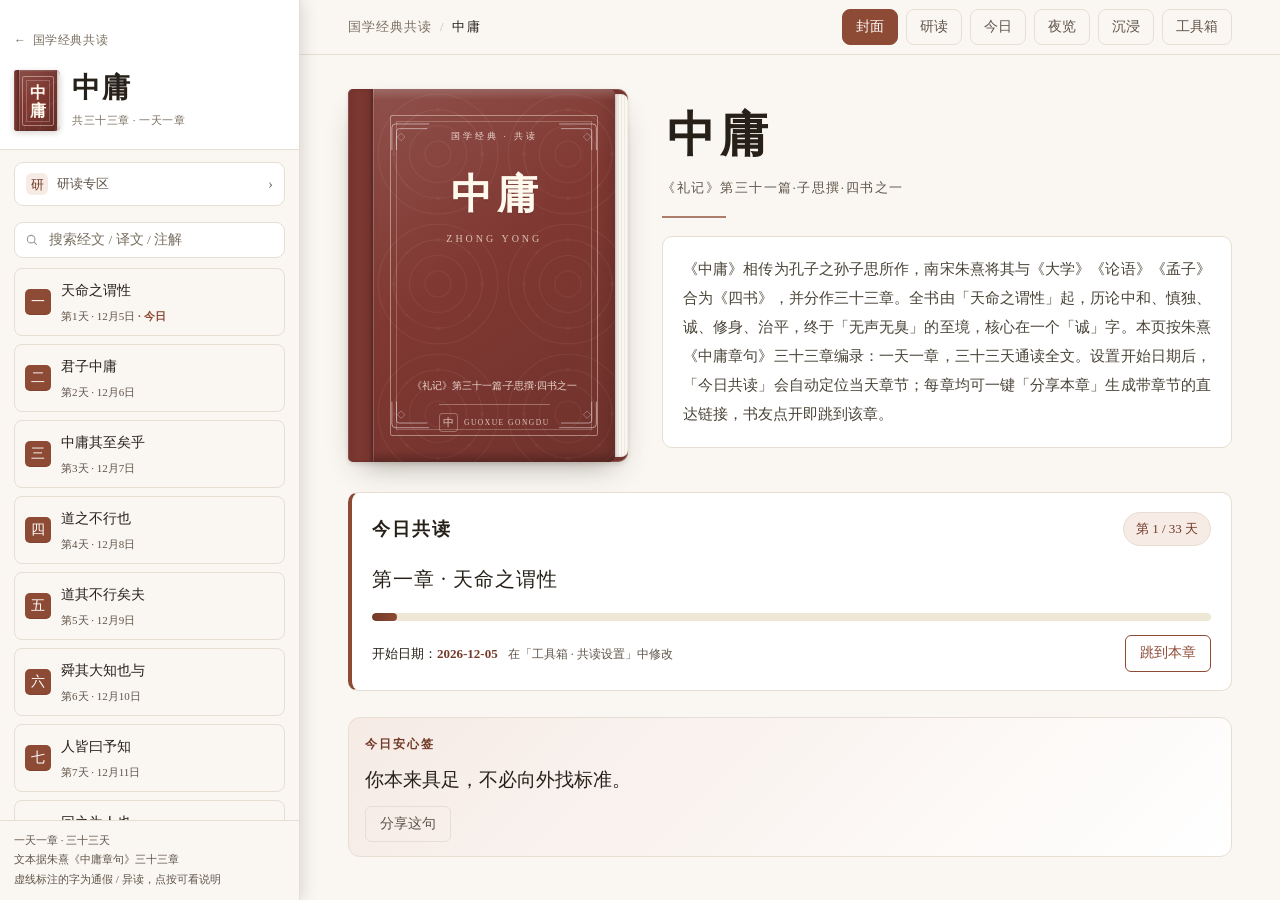
<file: zhongyong/index.html>
<!DOCTYPE html>
<html lang="zh-CN">
<head>
<meta charset="UTF-8">
<link rel="icon" type="image/svg+xml" href="favicon.svg">
<link rel="manifest" href="/manifest.webmanifest">
<link rel="apple-touch-icon" href="/icons/apple-touch-icon.png">
<meta name="theme-color" content="#faf7f2">
<meta name="application-name" content="国学共读">
<meta name="apple-mobile-web-app-capable" content="yes">
<meta name="apple-mobile-web-app-title" content="国学共读">
<meta name="apple-mobile-web-app-status-bar-style" content="default">
<script>try{var d=document.documentElement;d.setAttribute('data-theme',localStorage.getItem('guoxue_theme')||(matchMedia('(prefers-color-scheme: dark)').matches?'dark':'light'));d.setAttribute('data-pal',localStorage.getItem('guoxue_pal')||'e')}catch(e){}</script>
<meta name="viewport" content="width=device-width, initial-scale=1.0, viewport-fit=cover">
<meta name="description" content="《中庸》相传为孔子之孙子思所作，南宋朱熹将其与《大学》《论语》《孟子》合为《四书》，并分作三十三章。全书由「天命之谓性」起，历论中和、慎独、诚、修身、治平，终于「无声无臭」的至境，核心在一个「诚」字。本页按朱熹《中庸章句">
<meta name="color-scheme" content="light dark">
<title>中庸·三十三天共读</title>
<link rel="stylesheet" href="/shared/reader.css?v=17">
<link rel="stylesheet" href="/shared/palette.css?v=6">
<link rel="stylesheet" href="/shared/book-cover.css?v=7">
<link rel="stylesheet" href="/shared/pwa.css">
<script src="/shared/book-cover.js?v=4"></script>
<script src="/shared/appearance.js"></script>
<script src="/shared/pwa.js" defer></script>
<script src="/shared/reader.js?v=19" defer></script>
</head>
<body data-book="zhongyong">
<div id="appLoading">载 入 中 …</div>
<div id="app"></div>
<script>if('serviceWorker' in navigator){addEventListener('load',function(){navigator.serviceWorker.register('/sw.js').catch(function(){})})}</script>
</body>
</html>
</file>
<file: shared/palette.css>
/* ================================================================
   全站主题令牌：五套配色 × 日/夜两态
   - 属性挂在 <html> 与 <body> 上：data-pal = a|b|c|d|e，data-theme = light|dark
   - e 赭红（默认）· a 纸墨 · b 朱砂 · c 黛青 · d 竹绿
   - 首页与阅读器共用本文件；其余样式一律引用变量，不得写死色值
   - 对比度基线：--on-accent 与实色块、--muted 与卡片底，均需 ≥ 4.5（WCAG AA 小字）
   ================================================================ */

/* —— E 赭红（默认，日间） —— */
:root{
  --paper:#faf7f2; --card:#ffffff; --ink:#262019; --soft:#5f5449; --muted:#786e5f;
  --accent:#8d4a34; --accent-deep:#733a28; --accent-bg:#f6ebe5;
  --line:#e6ded2; --line-strong:#d6c9b8;
  --dot:rgba(141,74,52,.03);
  /* 实色主色块上的文字色：日间主色偏暗 → 白字；夜间主色提亮 → 深墨字 */
  --on-accent:#fff;
}

/* —— A 纸墨（日间） —— */
[data-pal="a"]{
  --paper:#faf8f5; --card:#ffffff; --ink:#2b2418; --soft:#6b5e4a; --muted:#786e5f;
  --accent:#8b5e3c; --accent-deep:#74482b; --accent-bg:#f5efe8;
  --line:#e6dfd3; --line-strong:#d8cdb9;
  --dot:rgba(139,94,60,.035);
}

/* —— 其余四套（日间） —— */
[data-pal="b"]{
  --paper:#f7f5f2; --ink:#262322; --soft:#5c5650; --muted:#756c63;
  --accent:#9e3b32; --accent-deep:#7f2c25; --accent-bg:#f7ece8;
  --line:#e4ded6; --line-strong:#d4ccc1;
  --dot:rgba(158,59,50,.028);
}
[data-pal="c"]{
  --paper:#f6f7f6; --ink:#232a2e; --soft:#4f5d66; --muted:#64737b;
  --accent:#33566e; --accent-deep:#264254; --accent-bg:#e9eff2;
  --line:#dfe3e1; --line-strong:#c6cfcf;
  --dot:rgba(51,86,110,.028);
}
[data-pal="d"]{
  --paper:#f5f7f2; --ink:#23291f; --soft:#4e5c48; --muted:#667260;
  --accent:#47694f; --accent-deep:#35523c; --accent-bg:#e9efe6;
  --line:#dee3d8; --line-strong:#c3cfc0;
  --dot:rgba(71,105,79,.03);
}
[data-pal="e"]{
  --paper:#faf7f2; --ink:#262019; --soft:#5f5449; --muted:#786e5f;
  --accent:#8d4a34; --accent-deep:#733a28; --accent-bg:#f6ebe5;
  --line:#e6ded2; --line-strong:#d6c9b8;
  --dot:rgba(141,74,52,.03);
}

/* —— 暗色（中性底，五套通用） —— */
[data-theme="dark"]{
  --paper:#1c1915; --card:#252119; --ink:#e9e3d5; --soft:#b0a693; --muted:#918879;
  --line:#3a342b; --line-strong:#4c4438;
  --accent:#c68a6e; --accent-deep:#d9a488; --accent-bg:#342822;
  --dot:rgba(233,227,213,.03);
  --on-accent:#201c17;
}

/* —— 各配色在暗色下的主色（提亮以保对比） —— */
[data-pal="a"][data-theme="dark"]{ --accent:#c99b6c; --accent-deep:#dbae7f; --accent-bg:#332a22 }
[data-pal="b"][data-theme="dark"]{ --accent:#d07565; --accent-deep:#dd8d80; --accent-bg:#382622 }
[data-pal="c"][data-theme="dark"]{
  --paper:#171a1d; --card:#1f2429; --ink:#e5e8ea; --soft:#a9b3b9; --muted:#859097;
  --line:#2f353a; --line-strong:#3f474d;
  --accent:#7fa3bd; --accent-deep:#a2c1d6; --accent-bg:#232e37;
}
[data-pal="d"][data-theme="dark"]{
  --paper:#161a17; --card:#1e241f; --ink:#e5eae3; --soft:#a8b4a7; --muted:#859185;
  --line:#2f352e; --line-strong:#404840;
  --accent:#86a98d; --accent-deep:#a6c3ab; --accent-bg:#243027;
}
</file>
<file: shared/book-cover.css>
/* ================================================================
   国学经典共读 · 共享实体书封组件
   - 由 shared/book-cover.js 输出 DOM；首页 / 阅读器封面 / 侧栏 / 工具箱 / 研读页共用
   - 仅书封个性色由组件变量 --bc-color 注入（来自 books.json.theme）
   - 其余颜色、字体、间距尽量引用 shared/palette.css 令牌
   ================================================================ */
.bc{
  --bc-color:var(--accent);
  --bc-ink:#fff8ec;
  --bc-line:rgba(255,248,236,.42);
  --bc-edge:color-mix(in srgb,var(--bc-color) 88%,#1a110d);
  position:relative;display:block;width:100%;aspect-ratio:3/4;
  perspective:1200px;line-height:1.4;isolation:isolate;
}
.bc *{box-sizing:border-box}

/* 书本实体：书脊 + 封面 + 书页侧边，三层上下齐平收口 */
.bc-book{
  position:absolute;inset:0;border-radius:5px 10px 10px 5px;background:var(--bc-edge);
  box-shadow:0 2px 4px rgba(40,28,18,.12),0 14px 30px -14px rgba(40,28,18,.45),inset 0 0 0 1px rgba(255,255,255,.16);
  transform-style:preserve-3d;transition:transform .38s cubic-bezier(.2,.7,.25,1),box-shadow .38s;overflow:hidden;
}
.bc-spine{
  position:absolute;left:0;top:0;bottom:0;width:9%;z-index:3;
  border-radius:5px 0 0 5px;
  background:linear-gradient(90deg,color-mix(in srgb,var(--bc-color) 88%,#1a110d),color-mix(in srgb,var(--bc-color) 97%,#1a110d) 45%,color-mix(in srgb,var(--bc-color) 86%,#1a110d));
  box-shadow:inset -2px 0 3px rgba(0,0,0,.22),inset 1px 0 0 rgba(255,255,255,.14);
}
.bc-spine i{
  position:absolute;left:50%;top:50%;transform:translate(-50%,-50%);
  writing-mode:vertical-rl;text-orientation:upright;font-style:normal;
  font-family:"STKaiti","KaiTi",serif;font-size:clamp(8px,1.1vw,12px);
  letter-spacing:.32em;color:rgba(255,248,236,.8);white-space:nowrap;max-height:84%;overflow:hidden;
}
.bc-face{
  position:absolute;left:9%;right:4.5%;top:0;bottom:0;z-index:2;
  border-radius:0 6px 6px 0;overflow:hidden;
  background:linear-gradient(145deg,color-mix(in srgb,var(--bc-color) 88%,#fff),var(--bc-color) 45%,color-mix(in srgb,var(--bc-color) 84%,#1a110d));
  box-shadow:inset 1px 0 0 rgba(255,255,255,.2),inset -6px 0 14px rgba(0,0,0,.12);
}
/* 封面上沿受光、下沿落影，让上下收口有书页厚度感 */
.bc-face::before,.bc-face::after{content:"";position:absolute;left:0;right:0;height:3%;z-index:1;pointer-events:none}
.bc-face::before{top:0;background:linear-gradient(180deg,rgba(255,255,255,.18),transparent)}
.bc-face::after{bottom:0;background:linear-gradient(0deg,rgba(0,0,0,.18),transparent)}
.bc-pages{
  position:absolute;right:0;top:1.4%;bottom:1.4%;width:4.5%;z-index:1;
  border-radius:0 7px 7px 0;
  background:repeating-linear-gradient(90deg,color-mix(in srgb,var(--paper) 84%,#b49d7a) 0 1px,var(--paper) 1px 3px);
  box-shadow:inset 2px 0 3px rgba(0,0,0,.16),inset -1px 0 0 rgba(255,255,255,.2);
}

/* 纹理与压印框 */
.bc-grain{
  position:absolute;inset:0;pointer-events:none;
  background-image:url('/assets/cover-textures/grid.svg');background-size:42px 42px;
  opacity:.16;mix-blend-mode:soft-light;
}
.bc--wave .bc-grain{background-image:url('/assets/cover-textures/wave.svg');background-size:100% 18px;opacity:.22}
.bc--contour .bc-grain{background-image:url('/assets/cover-textures/contour.svg');background-size:150px 150px;opacity:.2}
.bc--concentric .bc-grain{background-image:url('/assets/cover-textures/concentric.svg');background-size:130px 130px;opacity:.24}
.bc--diagonal .bc-grain{background-image:url('/assets/cover-textures/diagonal.svg');background-size:36px 36px;opacity:.2}
.bc--grid .bc-grain{background-image:url('/assets/cover-textures/grid.svg');background-size:42px 42px}
.bc-frame{position:absolute;inset:7%;border:1px solid var(--bc-line);border-radius:2px;pointer-events:none}
.bc-frame::after{content:"";position:absolute;inset:5px;border:1px solid color-mix(in srgb,var(--bc-line) 55%,transparent)}
.bc-corner{
  position:absolute;width:20%;height:14%;opacity:.75;
  background:url('/assets/cover-textures/corner-ornament.svg') no-repeat center/contain;
}
.bc-corner--tl{left:-1px;top:-1px}
.bc-corner--tr{right:-1px;top:-1px;transform:scaleX(-1)}
.bc-corner--bl{left:-1px;bottom:-1px;transform:scaleY(-1)}
.bc-corner--br{right:-1px;bottom:-1px;transform:scale(-1)}

/* 封面文字层 */
.bc-content{
  position:absolute;inset:11% 10% 8%;z-index:2;
  display:flex;flex-direction:column;align-items:center;justify-content:center;
  text-align:center;color:var(--bc-ink);
  font-family:"Songti SC","STSong","Noto Serif SC",serif;
}
.bc-eyebrow{font-size:9px;letter-spacing:.32em;opacity:.82;white-space:nowrap}
.bc-title{
  margin:14% 0 7%;font-family:"STKaiti","KaiTi","Kaiti SC",serif;
  font-size:clamp(30px,3.2vw,44px);font-weight:600;letter-spacing:.12em;text-indent:.12em;
  line-height:1.18;white-space:nowrap;text-shadow:0 1px 2px rgba(0,0,0,.12);
}
.bc-latin{font-family:Georgia,"Times New Roman",serif;font-size:10px;letter-spacing:.3em;text-transform:uppercase;opacity:.72}
.bc-sub{
  margin-top:auto;max-width:100%;font-size:9.5px;line-height:1.65;opacity:.84;
  display:-webkit-box;-webkit-line-clamp:2;-webkit-box-orient:vertical;overflow:hidden;
}
.bc-imprint{
  margin-top:10px;padding-top:8px;border-top:1px solid var(--bc-line);
  display:inline-flex;align-items:center;gap:6px;
  font-family:Georgia,serif;font-size:7.5px;letter-spacing:.2em;opacity:.74;white-space:nowrap;
}
.bc-mark{
  font-style:normal;font-family:"STKaiti","KaiTi",serif;font-size:11px;
  width:19px;height:19px;display:inline-flex;align-items:center;justify-content:center;
  border:1px solid var(--bc-line);border-radius:3px;letter-spacing:0;
}

/* 宣纸变体：素书 —— 暖赭纸面 + 同心水纹 */
.bc--paper{--bc-line:color-mix(in srgb,var(--bc-color) 46%,transparent);--bc-edge:color-mix(in srgb,var(--bc-color) 12%,var(--paper))}
.bc--paper .bc-face{
  background:linear-gradient(135deg,color-mix(in srgb,var(--bc-color) 20%,var(--paper)),color-mix(in srgb,var(--bc-color) 11%,var(--card)) 55%,color-mix(in srgb,var(--bc-color) 24%,var(--paper)));
  box-shadow:inset 1px 0 0 rgba(255,255,255,.55),inset -6px 0 14px rgba(120,78,42,.1);
}
.bc--paper .bc-content{color:color-mix(in srgb,var(--bc-color) 82%,#3a2414)}
.bc--paper .bc-grain{filter:invert(1);opacity:.16;mix-blend-mode:multiply}
.bc--paper .bc-spine{
  background:linear-gradient(90deg,color-mix(in srgb,var(--bc-color) 12%,var(--paper)),color-mix(in srgb,var(--bc-color) 17%,var(--paper)) 45%,color-mix(in srgb,var(--bc-color) 10%,var(--paper)));
  box-shadow:inset -1px 0 2px rgba(90,58,30,.18),inset 1px 0 0 rgba(255,255,255,.5);
}
.bc--paper .bc-spine i{color:color-mix(in srgb,var(--bc-color) 78%,#3a2414);opacity:.9}

/* 玄墨变体：止学 —— 玄色封皮 + 暖金压印 */
.bc--ink{--bc-ink:#f2e7d5;--bc-line:rgba(205,168,112,.5)}
.bc--ink .bc-face{background:linear-gradient(150deg,color-mix(in srgb,var(--bc-color) 88%,#1a1512),color-mix(in srgb,var(--bc-color) 68%,#120e0c))}
.bc--ink .bc-spine{background:linear-gradient(90deg,color-mix(in srgb,var(--bc-color) 92%,#120e0c),var(--bc-color) 45%,color-mix(in srgb,var(--bc-color) 86%,#120e0c))}
.bc--ink .bc-title{text-shadow:none}

/* 迷你尺寸：侧栏 / 工具箱 / 研读页 */
.bc--mini .bc-book{border-radius:3px 5px 5px 3px;box-shadow:0 2px 6px rgba(40,28,18,.18)}
.bc--mini .bc-spine{width:10%;border-radius:3px 0 0 3px}
.bc--mini .bc-spine i{font-size:8px;letter-spacing:.14em;max-height:72%}
.bc--mini .bc-face{left:10%;right:6%;top:0;bottom:0;border-radius:0 4px 4px 0}
.bc--mini .bc-pages{width:6%;top:1.5%;bottom:1.5%;border-radius:0 4px 4px 0}
.bc--mini .bc-frame{inset:9%}
.bc--mini .bc-frame::after{inset:3px}
.bc--mini .bc-corner{display:none}
.bc--mini .bc-content{inset:11% 8% 6%}
.bc--mini .bc-eyebrow,.bc--mini .bc-latin,.bc--mini .bc-sub,.bc--mini .bc-imprint{display:none}
.bc--mini .bc-title{
  margin:0;font-size:clamp(11px,1.6vw,16px);letter-spacing:.04em;text-indent:.04em;
  line-height:1.15;white-space:normal;text-shadow:none;
}

/* 悬停微动效 */
a:hover .bc-book,.card:hover .bc-book,.tp-book:hover .bc-book{
  transform:translateY(-5px) rotate(-1.2deg);
  box-shadow:0 8px 14px rgba(40,28,18,.16),0 22px 38px -16px rgba(40,28,18,.5);
}
a:hover .bc-spine,.card:hover .bc-spine,.tp-book:hover .bc-spine{filter:brightness(1.12)}

/* 暗色：保留书本识别度，压低亮度并抬升文字对比 */
[data-theme="dark"] .bc{--bc-ink:#f6efe2;--bc-line:rgba(246,239,226,.38)}
[data-theme="dark"] .bc--ink{--bc-ink:#f2e7d5;--bc-line:rgba(205,168,112,.46)}
[data-theme="dark"] .bc-face,[data-theme="dark"] .bc-spine{filter:brightness(.86) saturate(.92)}
[data-theme="dark"] .bc-pages{background:repeating-linear-gradient(90deg,color-mix(in srgb,var(--card) 70%,#a89a80) 0 1px,var(--card) 1px 3px)}
[data-theme="dark"] .bc--paper{--bc-line:color-mix(in srgb,var(--bc-color) 48%,transparent)}
[data-theme="dark"] .bc--paper .bc-content,[data-theme="dark"] .bc--paper .bc-spine i{color:var(--bc-ink);opacity:.85}
[data-theme="dark"] .bc--paper .bc-face{
  filter:none;
  background:linear-gradient(145deg,color-mix(in srgb,var(--bc-color) 26%,var(--card)),color-mix(in srgb,var(--bc-color) 14%,var(--paper)));
}

/* ========== 阅读器内承载书封的容器 ========== */
.cover .cover-hero{
  display:grid;grid-template-columns:minmax(0,280px) minmax(0,1fr);
  align-items:center;gap:34px;text-align:left;padding:34px 0 4px;
}
.cover .cover-hero .cover-art{width:100%;display:flex;justify-content:center}
.cover .cover-hero .bc{max-width:280px;margin:0 auto}
.cover .cover-hero .cover-copy h1{
  font-family:"STKaiti","KaiTi","Kaiti SC",serif;font-size:clamp(34px,4vw,48px);
  font-weight:600;letter-spacing:.1em;text-indent:.1em;line-height:1.3;
}
.cover .cover-hero .cover-copy .sub{margin-top:10px;color:var(--soft);font-size:13px;letter-spacing:1.5px;line-height:1.8}
.cover .cover-hero .cover-copy .rule{margin:16px 0 0}
.cover .cover-hero .cover-copy .intro{margin:18px 0 0;font-size:14.5px}
@media (max-width:820px){
  .cover .cover-hero{grid-template-columns:1fr;justify-items:center;gap:22px;text-align:center;padding:26px 0 2px}
  .cover .cover-hero .bc{max-width:220px}
  .cover .cover-hero .cover-copy .rule{margin-left:auto;margin-right:auto}
}
@media (max-width:640px){
  .cover .cover-hero .bc{max-width:186px}
  .cover .cover-hero .cover-copy h1{font-size:36px;letter-spacing:6px;text-indent:6px}
}

/* 侧栏 mini 书封 */
.sb-book .sb-cover{flex:none;display:block;width:44px;text-decoration:none}
@media (min-width:1024px){.sb-book .sb-cover{width:46px}}

/* 工具箱「更多经典」mini 书封 */
.tp-books .tp-book{flex-direction:row;align-items:center;gap:10px;padding:8px 10px}
.tp-books .tp-book .bc{flex:none;width:42px}
.tp-books .tp-book .tb-text{min-width:0;display:flex;flex-direction:column;gap:2px}
.tp-books .tp-book .tb-name{font-size:15px}
.tp-books .tp-book.cur{border-color:var(--accent)}

/* 研读页标题区的当前书标识 */
.study-head .bc,.deep-dive .study-head .bc{display:inline-block;width:46px;vertical-align:middle;margin-right:14px}
.study-head .bc + h2,.deep-dive .study-head .bc + h2{display:inline-block;vertical-align:middle;margin:0}
@media (max-width:640px){.study-head .bc,.deep-dive .study-head .bc{width:38px;margin-right:9px}}

@media (prefers-reduced-motion:reduce){
  .bc-book{transition:none}
  a:hover .bc-book,.card:hover .bc-book,.tp-book:hover .bc-book{transform:none}
}
@media print{
  .bc{break-inside:avoid-page}
}
</file>
<file: shared/pwa.css>
/* 国学经典共读 · PWA 安装指引 */
.pwa-guide{width:min(420px,calc(100vw - 32px));max-height:calc(100vh - 48px);padding:0;border:1px solid var(--line);border-radius:16px;background:var(--card);color:var(--ink);box-shadow:0 20px 60px rgba(0,0,0,.22);font-family:inherit;line-height:1.8}
.pwa-guide::backdrop{background:rgba(28,25,21,.48);backdrop-filter:blur(2px)}
.pwa-guide-head{display:flex;align-items:center;justify-content:space-between;gap:16px;padding:16px 20px;border-bottom:1px solid var(--line)}
.pwa-guide-head h2{margin:0;font-family:"STKaiti","KaiTi","Kaiti SC",serif;font-size:20px;font-weight:600;color:var(--accent-deep);letter-spacing:2px}
.pwa-guide-close{width:34px;height:34px;margin:-5px -7px -5px 0;border:0;border-radius:50%;background:transparent;color:var(--soft);font-size:25px;line-height:1;cursor:pointer}
.pwa-guide-close:hover{background:var(--accent-bg);color:var(--accent-deep)}
.pwa-guide-body{padding:18px 20px;color:var(--soft);font-size:14px}
.pwa-guide-body p{margin:0}
.pwa-guide-body p+p{margin-top:10px}
.pwa-guide-body ol{margin:10px 0 0;padding-left:23px;color:var(--ink)}
.pwa-guide-body li+li{margin-top:6px}
.pwa-guide-foot{display:flex;justify-content:flex-end;padding:0 20px 18px}
.pwa-guide-ok{padding:7px 20px;border:1px solid var(--accent);border-radius:999px;background:var(--accent);color:var(--on-accent);font-family:inherit;font-size:14px;cursor:pointer}
.pwa-guide-close:focus-visible,.pwa-guide-ok:focus-visible{outline:2px solid var(--accent);outline-offset:2px}
@media (max-width:380px){.pwa-app-suffix{display:none}}
</file>
<file: shared/reader.css>
:root{--sidebar-w:300px}
*{margin:0;padding:0;box-sizing:border-box}
html{scroll-behavior:smooth}
body{
  background:var(--paper);
  background-image:radial-gradient(var(--dot) 1px, transparent 1px);
  background-size:22px 22px;
  color:var(--ink);
  font-family:"Songti SC","STSong","Noto Serif SC","Source Han Serif SC","SimSun",serif;
  font-size:17px;line-height:2;-webkit-font-smoothing:antialiased;
}
button{font-family:inherit}
.btn{font-size:14px;padding:6px 14px;border:1px solid var(--accent);background:transparent;color:var(--accent);border-radius:6px;cursor:pointer;line-height:1.6;transition:.15s}
.btn:hover{background:var(--accent);color:var(--on-accent)}
.btn.ghost{border-color:var(--line);color:var(--soft)}
.btn.ghost:hover{border-color:var(--soft);background:var(--soft);color:var(--on-accent)}

/* ========== 布局：窄屏（移动优先）——侧栏为抽屉 ========== */
.layout{display:block}
.sidebar{position:fixed;top:0;left:0;bottom:0;width:84%;max-width:340px;z-index:200;background:var(--paper);border-right:1px solid var(--line);transform:translateX(-100%);transition:transform .25s ease;box-shadow:2px 0 16px rgba(0,0,0,.14);overflow-y:auto;overscroll-behavior:contain;padding-top:env(safe-area-inset-top,0px);padding-left:env(safe-area-inset-left,0px)}
body.toc-open .sidebar{transform:none}
#tocBackdrop{position:fixed;inset:0;background:rgba(46,42,34,.38);z-index:150;opacity:0;visibility:hidden;transition:opacity .2s}
body.toc-open #tocBackdrop{opacity:1;visibility:visible}
.sidebar-head{display:block;padding:15px 18px 12px;border-bottom:1px solid var(--line);background:var(--paper)}
.sidebar-foot{display:block;padding:12px 18px 22px;border-top:1px solid var(--line);font-size:12px;color:var(--soft);line-height:1.9}
.toc-details{border-top:none}
.toc-details summary{display:none}
.toc-details summary::-webkit-details-marker{display:none}
.sidebar .toc{padding:6px 12px 18px}
.toc ol{list-style:none;display:block;gap:8px}
.toc li{margin-bottom:8px}
.toc a{display:flex;align-items:center;gap:10px;padding:9px 12px;background:var(--paper);border:1px solid var(--line);border-radius:8px;text-decoration:none;color:var(--ink);font-size:14px;transition:.15s}
.toc a:hover{border-color:var(--accent);background:#fff}
.toc a.active{border-color:var(--accent);background:var(--accent-bg)}
.toc a.today .d::after{content:" · 今日";color:var(--accent);font-weight:600}
.seal{flex:none;min-width:26px;height:26px;padding:0 5px;background:var(--accent);color:var(--on-accent);font-family:"STKaiti","KaiTi",serif;font-size:14px;display:flex;align-items:center;justify-content:center;border-radius:5px}
.toc .t{flex:1;min-width:0;overflow:hidden;text-overflow:ellipsis;white-space:nowrap}
.toc .d{font-size:11px;color:var(--soft);white-space:nowrap}

/* 顶栏 */
.topbar{position:sticky;top:0;z-index:50;background:rgba(246,241,230,.93);backdrop-filter:blur(8px);border-bottom:1px solid var(--line);padding-top:env(safe-area-inset-top,0px)}
.topbar-inner{max-width:780px;margin:0 auto;padding:0 18px;height:54px;display:flex;align-items:center;justify-content:space-between}
.brand{font-family:"STKaiti","KaiTi","Kaiti SC",serif;font-size:22px;letter-spacing:2px;white-space:nowrap;flex:none}
.brand small{font-size:12px;letter-spacing:3px;color:var(--soft);margin-left:6px}
.top-actions{display:flex;gap:8px;align-items:center;flex:1;min-width:0}
.top-spacer{flex:1}
/* 顶栏导航「当前页」选中态 */
.nav-btn.active{background:var(--accent)!important;color:var(--on-accent)!important;border-color:var(--accent)!important}

/* ========== 底部导航（移动端 tab 栏） ========== */
.bottom-nav{display:none;position:fixed;left:0;right:0;bottom:0;z-index:80;background:rgba(246,241,230,.97);backdrop-filter:blur(8px);border-top:1px solid var(--line);padding:8px 4px calc(8px + env(safe-area-inset-bottom,0px));padding-left:calc(4px + env(safe-area-inset-left,0px));padding-right:calc(4px + env(safe-area-inset-right,0px));transition:transform .24s ease,visibility 0s}
.bn-item{flex:1;border:none;background:transparent;color:var(--soft);font-size:14.5px;padding:8px 0 13px;cursor:pointer;line-height:1.35;font-family:inherit;text-align:center;position:relative;transition:color .15s}
.bn-item.active{color:var(--accent);font-weight:700}
.bn-item.active:after{content:"";position:absolute;left:50%;bottom:6px;transform:translateX(-50%);width:28px;height:4px;border-radius:3px;background:var(--accent)}
.bn-item:active{opacity:.6}
/* 沉浸阅读：底栏收起后，底部中央保留一枚细把手，点按唤回 */
.nav-handle{display:none;position:fixed;left:50%;bottom:calc(2px + env(safe-area-inset-bottom));transform:translateX(-50%);z-index:79;width:72px;height:26px;padding:0;border:0;background:transparent;cursor:pointer;-webkit-tap-highlight-color:transparent;align-items:center;justify-content:center}
.nav-handle span{display:block;width:36px;height:4px;border-radius:3px;background:var(--line-strong);opacity:.55;transition:width .16s,opacity .16s}
.nav-handle:active span{width:46px;opacity:1}

.wrap{max-width:780px;margin:0 auto;padding:0 calc(18px + env(safe-area-inset-right,0px)) 0 calc(18px + env(safe-area-inset-left,0px))}

.hero{text-align:center;padding:52px 0 8px}
.hero h1{font-family:"STKaiti","KaiTi","Kaiti SC",serif;font-size:56px;letter-spacing:14px;text-indent:14px;font-weight:600}
.hero .sub{margin-top:10px;color:var(--soft);font-size:13px;letter-spacing:2px}
.hero .rule{width:64px;height:2px;background:var(--accent);margin:20px auto 0;opacity:.7}
.intro{margin:26px 0 0;padding:18px 20px;background:var(--card);border:1px solid var(--line);border-radius:10px;font-size:15px;color:#4a4438;text-align:justify}

.plan{margin:26px 0;background:var(--card);border:1px solid var(--line);border-left:4px solid var(--accent);border-radius:10px;padding:18px 20px}
.plan-head{display:flex;align-items:center;justify-content:space-between;gap:10px;flex-wrap:wrap}
.plan-head h2{font-size:18px;letter-spacing:2px;font-weight:600}
.chip{background:var(--accent-bg);color:var(--accent-deep);border:1px solid var(--line);font-size:13px;padding:3px 12px;border-radius:999px;white-space:nowrap}
.plan-body{margin-top:12px}
.today-line{font-size:20px;font-family:"STKaiti","KaiTi",serif;letter-spacing:1px}
.progress{height:8px;background:#efe7d5;border-radius:999px;margin:14px 0;overflow:hidden}
.progress i{display:block;height:100%;width:0;background:linear-gradient(90deg,var(--accent-deep),var(--accent));border-radius:999px;transition:width .4s}
.plan-actions{display:flex;align-items:center;gap:10px;flex-wrap:wrap;font-size:13px;color:var(--soft)}
.plan-actions input{font-family:inherit;font-size:13px;padding:5px 8px;border:1px solid var(--line);border-radius:6px;background:#fff;color:var(--ink)}
.plan-actions .spacer{flex:1}
.plan-actions .hint{font-size:12px;color:var(--soft)}
.plan-date{font-size:13px;color:var(--ink)}
.plan-date b{color:var(--accent-deep);font-weight:600}
.tp-date{font-family:inherit;font-size:14px;padding:5px 8px;border:1px solid var(--line);border-radius:6px;background:#fff;color:var(--ink)}
.tp-anshen{font-family:"STKaiti","KaiTi",serif;font-size:16px;line-height:1.7;color:var(--ink);text-align:justify;background:linear-gradient(135deg,var(--accent-bg),var(--card));border:1px solid var(--line);border-radius:10px;padding:10px 12px;margin:2px 0 4px}
.noscript-tip{display:none;margin-top:10px;font-size:12px;color:var(--soft)}

.chapter{background:var(--card);border:1px solid var(--line);border-radius:12px;padding:26px 26px 20px;margin:22px 0;scroll-margin-top:70px}
.ch-head{display:flex;align-items:center;gap:14px;flex-wrap:wrap;padding-bottom:14px;border-bottom:1px dashed var(--line);margin-bottom:16px}
.seal-lg{min-width:40px;height:40px;padding:0 8px;font-size:20px;border-radius:8px}
.ch-head h2{font-size:20px;letter-spacing:3px;font-weight:600;line-height:1.5}
.ch-title{display:flex;align-items:center;min-width:0}
.ch-head .lab{font-size:13px;color:var(--soft);letter-spacing:1px;margin-top:2px}
.ch-head .spacer{flex:1}
.share-btn{flex:none;font-size:12px;padding:4px 10px}
/* 正文：阅读的主角——收窄行长、放大字号、拉开段距 */
.ch-text{max-width:38em;margin:0 auto;padding:4px 0 4px;font-size:18.5px;line-height:2.15;letter-spacing:.015em;color:var(--ink)}
.ch-text p{text-align:justify;margin:0 0 1.05em;text-indent:2em}
.ch-text p:last-child{margin-bottom:0}
/* 本章详解：默认折叠，只留一条安静的入口 */
.det{margin-top:18px;border-top:1px dashed var(--line);padding-top:0}
.det>summary{list-style:none;cursor:pointer;display:flex;align-items:center;gap:10px;padding:13px 2px 11px;font-size:12px;color:var(--soft);letter-spacing:2px;user-select:none;-webkit-tap-highlight-color:transparent;transition:color .16s}
.det>summary::-webkit-details-marker{display:none}
.det>summary:hover,.det[open]>summary{color:var(--accent-deep)}
.det-label{flex:none;font-size:12px;letter-spacing:3px;color:inherit;margin:0}
.det-tabs{flex:1;min-width:0;overflow:hidden;text-overflow:ellipsis;white-space:nowrap;font-size:12px;letter-spacing:1px;color:var(--muted)}
.det-act{flex:none;font-size:11.5px;letter-spacing:1px}
.det-act::after{content:"展开"}
.det[open] .det-act::after{content:"收起"}
.det-chev{flex:none;width:8px;height:8px;margin:-3px 2px 0 0;border-right:1.5px solid currentColor;border-bottom:1.5px solid currentColor;transform:rotate(45deg);transition:transform .2s,margin .2s}
.det[open] .det-chev{transform:rotate(-135deg);margin-top:3px}
.det-body{padding:2px 0;animation:fade .2s}
.tabs{display:flex;gap:7px;flex-wrap:wrap;margin-bottom:12px}
.tab-btn{font-size:13px;padding:6px 15px;border:1px solid var(--line);background:var(--paper);color:var(--soft);border-radius:999px;cursor:pointer;transition:.15s;line-height:1.5}
.tab-btn:hover{border-color:var(--accent);color:var(--accent)}
.tab-btn.active{background:var(--accent);color:var(--on-accent);border-color:var(--accent)}
.panels{background:var(--paper);border:1px solid var(--line);border-radius:10px;padding:18px 20px}
.panel{display:none}
.panel.active{display:block;animation:fade .2s}
@keyframes fade{from{opacity:0;transform:translateY(4px)}to{opacity:1;transform:none}}
.panel p{text-align:justify;text-indent:2em;margin:0 0 14px;line-height:2;font-size:15.5px}
.panel p:last-child{margin-bottom:0}
.zhu{list-style:none;margin:0;padding:0}
.zhu li{margin:0 0 10px;padding-left:1.4em;text-indent:-1.4em;line-height:1.9;font-size:15px}
.zhu b{color:var(--accent-deep);font-weight:700}
.jie{list-style:none;margin:0;padding:0}
.jie li{margin:0 0 12px;padding-left:1.6em;text-indent:-1.6em;line-height:1.95;font-size:15px}
.jie .src{display:inline-block;font-weight:600;color:var(--accent-deep);margin-right:7px;font-size:13px;letter-spacing:1px}
.jiedu{display:flex;flex-direction:column;gap:2px}
.jrow{display:flex;flex-direction:column;gap:9px;padding:14px 0;border-bottom:1px dashed var(--line)}
.jrow:last-child{border-bottom:none}
.jhead{display:flex;align-items:center;gap:10px;flex-wrap:wrap}
.jlabel{flex:none;text-align:center;background:var(--accent-bg);color:var(--accent-deep);border:1px solid var(--line);font-size:12px;padding:3px 8px;border-radius:6px;line-height:1.4;font-weight:600;font-family:inherit;cursor:pointer;appearance:none;-webkit-appearance:none}
.jlabel:after{content:"？";margin-left:3px;font-weight:400;opacity:.55}
.panel .jhint{margin:0 0 6px;font-size:11.5px;line-height:1.7;color:var(--muted);letter-spacing:.3px;text-indent:0}
.jhint+.jiedu .jrow:first-child{padding-top:10px}
.jintro{display:none;margin:0 0 10px;font-size:13px;line-height:1.85;color:#4a4438;background:var(--accent-bg);border:1px dashed var(--line);border-radius:8px;padding:9px 12px;text-align:justify}
.jrow.jopen .jintro{display:block}
.jrow.jopen .jlabel:after{content:"？";opacity:.3}
.jrow p{margin:0;line-height:1.9;font-size:15px;text-align:justify;text-indent:2em}
.jrow p+p{margin-top:10px}

/* —— 分批笔记（如「吴大哥」）：整块内缩一级表示从属于本行，再分 批次 / 小标题 / 正文 三层 —— */
.jnotes{margin-top:4px;padding-left:16px;border-left:2px solid var(--line)}
.jbatch{margin-top:16px}
.jbatch:first-child{margin-top:0}
.jbatch-h{display:flex;align-items:center;gap:8px;margin:0 0 10px;font-size:12.5px;font-weight:600;color:var(--accent-deep);letter-spacing:.5px;line-height:1.6;text-indent:0}
.jbatch-h:before{content:"";flex:none;width:3px;height:13px;border-radius:2px;background:var(--accent)}
.jsub{margin:14px 0 8px;font-size:14px;font-weight:600;color:var(--accent-deep);line-height:1.7;text-indent:0}
.jbatch-h + .jsub{margin-top:0}
.jbatch p + .jsub{margin-top:16px}
.nodata{color:var(--soft);font-size:13px}

/* 注音 ruby + 通假虚线 */
ruby{ruby-position:over}
ruby rt{font-size:.58em;color:var(--accent-deep);font-family:"Songti SC","STSong",serif;user-select:none;line-height:1;font-weight:400}
ruby.tj{border-bottom:1px dashed var(--accent);cursor:pointer}
body.no-py ruby rt{display:none}
/* Switch 拨动开关：轨道内直接显示当前状态文字 */
.tp-switch{position:relative;flex:none;display:inline-flex;align-items:center;justify-content:flex-end;width:66px;height:30px;padding:0 10px;border:1px solid var(--line-strong);border-radius:999px;background:var(--paper);color:var(--soft);font-family:inherit;font-size:12.5px;letter-spacing:.5px;cursor:pointer;transition:background .2s ease,border-color .2s ease,color .2s ease;touch-action:manipulation;-webkit-tap-highlight-color:transparent}
.tp-switch .tp-switch-txt{position:relative;z-index:1;transition:color .2s ease}
.tp-switch i{position:absolute;top:3px;left:3px;width:22px;height:22px;border-radius:50%;background:#fff;box-shadow:0 1px 3px rgba(35,25,15,.28);transition:left .2s ease}
.tp-switch.on{justify-content:flex-start;background:var(--accent);border-color:var(--accent);color:var(--on-accent)}
.tp-switch.on i{left:calc(100% - 25px)}
.tp-switch:focus-visible{outline:2px solid var(--accent);outline-offset:2px}
.tp-label{display:flex;flex-direction:column;gap:3px;min-width:0}
.tp-label small{font-size:12px;font-weight:400;color:var(--soft);line-height:1.4}
.flash{animation:flash 1.8s}
@keyframes flash{0%,60%{box-shadow:0 0 0 3px var(--accent-bg)}100%{box-shadow:0 0 0 0 transparent}}

.backtop{position:fixed;right:18px;bottom:22px;z-index:60;width:42px;height:42px;border-radius:50%;border:1px solid var(--accent);background:var(--card);color:var(--accent);font-size:15px;cursor:pointer;display:none;align-items:center;justify-content:center;box-shadow:0 2px 10px rgba(0,0,0,.08);opacity:0;transition:opacity .18s ease,visibility 0s}
.backtop.show{display:flex;opacity:1}
.toast{position:fixed;left:50%;bottom:80px;transform:translateX(-50%);z-index:70;background:rgba(46,42,34,.92);color:#fff;font-size:13px;padding:8px 18px;border-radius:999px;opacity:0;pointer-events:none;transition:.25s}
.toast.show{opacity:1}
/* ========== 更多经典 ========== */
.brand-link{text-decoration:none;color:inherit}
.brand-link:hover{color:var(--accent-deep)}
.sh-row{display:flex;align-items:center;justify-content:space-between;gap:10px}
.tp-books{display:grid;grid-template-columns:1fr 1fr;gap:8px}
.tp-book{display:flex;flex-direction:column;gap:2px;padding:9px 12px;background:var(--paper);border:1px solid var(--line);border-radius:8px;text-decoration:none;color:var(--ink);transition:.15s}
.tp-book:hover{border-color:var(--accent);background:#fff}
.tp-book .tb-name{font-family:"STKaiti","KaiTi",serif;font-size:16px;letter-spacing:2px}
.tp-book .tb-tag{font-size:11px;color:var(--soft)}
.tp-book.cur{border-color:var(--accent);background:var(--accent-bg);cursor:default}
.tp-book.cur .tb-tag{color:var(--accent-deep);font-weight:600}
.tp-books .hub-all{grid-column:1/-1;text-align:center;padding:8px;font-size:13px;color:var(--accent-deep);text-decoration:none;border:1px dashed var(--accent);border-radius:8px}
.tp-books .hub-all:hover{background:var(--accent-bg)}

@media (max-width:640px){
  .toc ol{grid-template-columns:1fr}
  .wrap{padding:0 10px}
  .hero h1{font-size:44px;letter-spacing:10px;text-indent:10px}
  .chapter{padding:20px 12px 16px;margin:16px 0}
  .ch-text{max-width:none;font-size:17.5px;line-height:2.05;letter-spacing:.01em;padding:2px 0}
  .ch-text p{margin-bottom:1em}
  .det>summary{padding:12px 0 10px;letter-spacing:1.5px}
  .det-tabs{font-size:11.5px;letter-spacing:0}
  body{font-size:16.5px}
  .topbar-inner{height:50px;padding:0 12px;gap:8px}
  .topbar .brand{font-size:19px;letter-spacing:1px}
  .topbar .brand small{display:none}
  .top-actions{gap:6px;justify-content:flex-end;flex:1;min-width:0}
  .top-actions .btn{padding:6px 10px;font-size:13px;white-space:nowrap}
  .tlong{display:none}
  .study{padding:16px 12px 14px;margin:16px 0}
  .pager{padding:10px 8px}
  .pager .btn{padding:8px 12px}
  .pager .pager-info{font-size:12px;letter-spacing:0;line-height:1.6}
  .pager .plabel{display:none}
}
/* 窄屏（含平板）：导航移到底部 tab 栏；顶栏直接隐藏，最大化正文可视面积 */
@media (max-width:1023px){
  .desk-only{display:none}
  .top-actions .nav-btn{display:none}
  .bottom-nav{display:flex}
  /* 顶栏在移动端直接隐藏：主导航已由底部固定 tab 栏承载，顶栏孤零品牌名无信息量 */
  .topbar{display:none}
  /* 跳转锚点时不再为吸顶顶栏预留空间 */
  .chapter,.study{scroll-margin-top:12px}
  /* 目录抽屉：章号 / 标题 / 共读日期 两行展示，日期常显 */
  .sidebar .toc a{display:grid;grid-template-columns:auto 1fr;column-gap:10px;row-gap:3px;align-items:center;padding:11px 14px;margin-bottom:4px}
  .sidebar .toc .seal{grid-row:span 2}
  .sidebar .toc .t{grid-column:2;font-size:15px;white-space:nowrap;overflow:hidden;text-overflow:ellipsis}
  .sidebar .toc .d{grid-column:2;font-size:11px;color:var(--soft);white-space:nowrap}
  .content{padding-bottom:calc(82px + env(safe-area-inset-bottom,0px))}
  .backtop{bottom:92px}
  /* 沉浸阅读：底栏与回顶按钮一起收起，只留细把手 */
  body.nav-hidden .bottom-nav{transform:translateY(110%);visibility:hidden;transition:transform .24s ease,visibility 0s linear .24s}
  body.nav-hidden .nav-handle{display:flex}
  body.nav-hidden .backtop{opacity:0;visibility:hidden;pointer-events:none;transition:opacity .18s ease,visibility 0s linear .18s}
  /* 沉浸时不再为底栏预留空间，只留把手高度 */
  body.nav-hidden .content{padding-bottom:calc(32px + env(safe-area-inset-bottom))}
  /* 章节页底部对齐：短章也把翻页条收在把手之上，避免大片空白 */
  body.paged.view-chapter .content{min-height:100vh;min-height:100svh;display:flex;flex-direction:column}
  body.paged.view-chapter .wrap{flex:1 1 auto;display:flex;flex-direction:column}
  body.paged.view-chapter .pager{margin-top:auto}
  /* 翻页条与底栏共用一套沉浸交互：轻点正文一起收起，再点一起展开 */
  .pager{transition:opacity .2s ease,transform .2s ease,visibility 0s}
  body.nav-hidden .pager{opacity:0;visibility:hidden;pointer-events:none;transform:translateY(8px);transition:opacity .2s ease,transform .2s ease,visibility 0s linear .2s}
  /* 移动端顶栏仅作品牌条，工具入口统一走底部导航，避免与底栏重复 */
  #toolsBtn{display:none}
}

/* 目录已读进度标记：底色去饱和以弱化，但文字保持 --ink 保证可读 */
.toc a.read .seal{background:color-mix(in srgb,var(--accent) 30%,var(--line));color:var(--ink)}
.toc a.read .t{color:var(--muted)}

/* ========== 宽屏：左侧目录栏 + 右侧正文（PDF 阅读器式） ========== */
@media (min-width:1024px){
  .layout{display:flex;align-items:flex-start;max-width:1320px;margin:0 auto}
  /* 内容列必须撑满剩余宽度：flex 项默认按内容收缩，短章节会把整列拉窄 */
  .content{flex:1 1 auto;min-width:0}
  .wrap,.topbar-inner{max-width:920px}
  .plan{position:sticky;top:60px;z-index:5}
  .sidebar{
    flex:0 0 var(--sidebar-w);width:var(--sidebar-w);
    position:sticky;top:0;height:100vh;
    transform:none; /* 宽屏为常驻左栏，必须撤销移动端抽屉的 off-screen 位移 */
    overflow-y:auto;overscroll-behavior:contain;
    border-bottom:none;border-right:1px solid var(--line);
  }
  .sidebar-head{display:block;position:sticky;top:0;z-index:2;background:var(--card);padding:14px 18px 12px;border-bottom:1px solid var(--line)}
  .sidebar-head .brand{font-size:22px}
  .sidebar-sub{margin-top:4px;font-size:12px;color:var(--soft);letter-spacing:2px}
  .toc-details{border-top:none;display:block}
  .toc-details summary{display:none}
  .sidebar .toc{padding:10px 12px 16px}
  .sidebar .toc ol{display:block}
  .sidebar .toc a{display:grid;grid-template-columns:auto 1fr;column-gap:10px;row-gap:0;align-items:center;padding:8px 10px;margin-bottom:2px}
  .sidebar .toc .seal{grid-row:span 2}
  .sidebar .toc .t{white-space:nowrap;overflow:hidden;text-overflow:ellipsis;font-size:14px}
  .sidebar .toc .d{grid-column:2;font-size:11px}
  .sidebar-foot{display:block;padding:10px 18px;border-top:1px solid var(--line);font-size:11px;color:var(--soft);line-height:1.8}
  .topbar .brand{display:none}
}
/* 细滚动条 */
.sidebar::-webkit-scrollbar{width:6px}
.sidebar::-webkit-scrollbar-thumb{background:var(--line-strong);border-radius:3px}

@media print{
  .sidebar,.topbar,.backtop,.bottom-nav,.nav-handle,.plan-actions,.share-btn,.det,.pager{display:none}
  .layout{display:block}
  body{background:#fff}
  .chapter,.plan,.intro{break-inside:avoid-page;border-color:#ccc}
  .study,.study-nav{display:none}
  body.paged .view{display:block !important}
  body.paged .view.active-view{display:block !important}
}

/* ========== 研读 hub ========== */
.study{background:var(--card);border:1px solid var(--line);border-radius:12px;padding:26px 26px 22px;margin:22px 0;scroll-margin-top:70px}
.study-head{text-align:center;margin-bottom:18px}
.study-head h2{font-family:"STKaiti","KaiTi",serif;font-size:28px;letter-spacing:10px;text-indent:10px;font-weight:600}
.study-sub{margin-top:8px;color:var(--soft);font-size:13px;letter-spacing:1px}
.study-block{margin-top:22px}
.blk-title{font-size:17px;letter-spacing:2px;font-weight:600;border-left:4px solid var(--accent);padding-left:10px;margin-bottom:14px}
.smap{display:flex;flex-direction:column}
.snode{display:flex;flex-direction:column;padding-bottom:16px;position:relative}
.snode:last-child{padding-bottom:0}
.snum{display:none}
.sbody{flex:1;background:var(--paper);border:1px solid var(--line);border-radius:10px;padding:12px 16px}
.sname{font-size:16px;font-weight:600;letter-spacing:1px;display:flex;align-items:center;gap:6px}
.srange{font-size:12px;color:var(--accent-deep);background:var(--accent-bg);border:1px solid var(--line);padding:1px 8px;border-radius:999px;white-space:nowrap;margin-left:0}
.sdesc{font-size:14.5px;line-height:1.95;color:#4a4438;text-align:justify;margin-top:6px}
.skey{font-size:13px;color:var(--soft);margin-top:6px;line-height:1.8}
.skey b{color:var(--accent-deep)}
.cgrid{display:grid;grid-template-columns:repeat(2,1fr);gap:12px}
.concept{background:var(--paper);border:1px solid var(--line);border-radius:10px;padding:12px 14px}
.cterm{font-size:16px;font-weight:600;font-family:"STKaiti","KaiTi",serif;letter-spacing:1px}
.cpy{font-size:12px;color:var(--accent-deep);font-family:"Songti SC",serif;margin-left:6px;font-weight:400}
.cdef{font-size:14px;line-height:1.85;color:#4a4438;text-align:justify;margin-top:5px}
.cchap{font-size:12px;color:var(--soft);margin-top:7px}
.citem{color:var(--accent);text-decoration:none;border-bottom:1px dotted var(--accent);font-size:12px;margin-right:4px}
.citem:hover{background:var(--accent-bg)}
.qlist{list-style:none;margin:0;padding:0;columns:2;column-gap:24px}
.qlist li{break-inside:avoid;margin-bottom:12px;font-size:15px;line-height:1.9;color:var(--ink);font-family:"STKaiti","KaiTi",serif}
.qtext{color:var(--ink)}
.qchap{font-size:12px;color:var(--soft);text-decoration:none;font-family:"Songti SC",serif}
.qchap:hover{color:var(--accent);border-bottom:1px dotted var(--accent)}
.study-nav{display:block;margin:10px 14px 4px;padding:9px 12px;background:var(--accent-bg);border:1px solid var(--line);color:var(--accent-deep);text-decoration:none;border-radius:8px;font-size:13px;letter-spacing:1px;text-align:center}
.study-nav:hover{background:color-mix(in srgb,var(--accent) 14%,var(--card))}

/* 逐句对照（译文标签） */
.sentences{display:flex;flex-direction:column}
.srow{padding:10px 0;border-bottom:1px dashed var(--line)}
.srow:last-child{border-bottom:none}
.srow .src{position:relative;font-size:17px;line-height:1.9;color:var(--ink);letter-spacing:.02em;padding-left:13px;margin-bottom:6px}
.srow .src::before{content:"";position:absolute;left:0;top:.5em;bottom:.5em;width:2px;border-radius:2px;background:var(--accent);opacity:.55}
.srow .src ruby{font-weight:600}
.srow .tr{font-size:14.5px;line-height:1.9;color:var(--muted);text-align:justify;text-indent:2em}

/* ========== 分页阅读 ========== */
.pager{display:none;flex-direction:column;align-items:center;justify-content:center;gap:10px;margin:24px 0 8px;padding:14px;background:var(--card);border:1px solid var(--line);border-radius:12px}
.pager-row{display:flex;align-items:center;justify-content:space-between;gap:12px;width:100%}
.pager .pager-info{flex:1;min-width:0;font-size:15px;font-family:"STKaiti","KaiTi",serif;letter-spacing:1px;color:var(--ink);text-align:center}
.pager .btn{padding:8px 18px}
.pager .btn:disabled{opacity:.4;cursor:not-allowed;border-color:var(--line);color:var(--soft);background:transparent}
.cover{ }
/* 分页：默认只显示当前视图，其余隐藏（无 JS 时 body 无 .paged，全部照常显示 = 连续单页） */
body.paged .view{display:none}
body.paged .view.active-view{display:block;animation:fade .25s}
body.paged.view-chapter .pager{display:flex}
@media (min-width:1024px){
  body.paged .chapter.active-view{max-width:920px;margin-left:auto;margin-right:auto}
}

/* ========== 省察提问（章末） ========== */
.sheng{margin:0;padding:0;list-style:none;counter-reset:sheng}
.sheng li{position:relative;padding:10px 12px 10px 40px;margin:0 0 10px;background:var(--card);border:1px solid var(--line);border-radius:10px;line-height:1.85;color:var(--ink)}
.sheng li:before{counter-increment:sheng;content:"省"counter(sheng);position:absolute;left:10px;top:10px;width:24px;height:24px;line-height:24px;text-align:center;font-size:12px;font-family:"STKaiti","KaiTi",serif;color:var(--on-accent);background:var(--accent);border-radius:50%}
.sheng li:last-child{margin-bottom:0}

/* ========== 参考书目 ========== */
.bib{margin:0;padding:0;list-style:none}
.bib li{padding:12px 14px;margin:0 0 12px;background:var(--card);border:1px solid var(--line);border-left:3px solid var(--accent);border-radius:8px}
.bib .bname{display:block;font-size:16px;font-weight:600;color:var(--ink);margin-bottom:4px;font-family:"STKaiti","KaiTi",serif}
.bib li p{margin:0;font-size:14px;line-height:1.75;color:#4a4438;text-align:justify}

/* ========== 人物小传 ========== */
.figrid{display:grid;grid-template-columns:repeat(2,1fr);gap:12px}
.fig{background:var(--card);border:1px solid var(--line);border-radius:10px;padding:14px}
.fig .fname{font-size:16px;font-weight:600;color:var(--ink);font-family:"STKaiti","KaiTi",serif}
.fig .ftitle{font-size:13px;color:var(--accent);margin:2px 0 8px;font-weight:600}
.fig p{margin:0;font-size:13.5px;line-height:1.7;color:#4a4438;text-align:justify}

/* ========== 章间呼应表 ========== */
.ech-wrap{overflow-x:auto}
.ech{width:100%;border-collapse:collapse;font-size:14px;background:var(--card)}
.ech caption{caption-side:top;text-align:left;font-size:13px;color:var(--soft);padding:0 0 8px}
.ech th,.ech td{border:1px solid var(--line);padding:8px 10px;text-align:left;vertical-align:top;line-height:1.6}
.ech th{background:var(--accent-bg);color:var(--ink);font-weight:600;font-family:"STKaiti","KaiTi",serif;white-space:nowrap}
.ech td.ck{white-space:nowrap;color:var(--accent);font-weight:600}
.ech .citem{color:var(--accent);font-weight:600;text-decoration:none}
.ech .citem:hover{text-decoration:underline}
.ech .desc{color:#4a4438}

@media (max-width:640px){
  .ech{font-size:12.5px}
  .ech th,.ech td{padding:6px 7px}
}

/* ========== 朱注（朱熹章句摘录，章末标签） ========== */
.zz{margin:0;text-align:justify;text-indent:2em;line-height:2;font-size:15.5px;color:#3a342a}
.zz:before{content:"朱子曰：";color:var(--accent-deep);font-weight:600}

/* ========== 四书互参 ========== */
.ssgrid{display:grid;grid-template-columns:1fr;gap:14px}
.sscard{background:var(--card);border:1px solid var(--line);border-radius:10px;padding:14px 16px}
.sshead{display:flex;align-items:baseline;gap:10px;flex-wrap:wrap;margin-bottom:10px;padding-bottom:8px;border-bottom:1px dashed var(--line)}
.sszh{font-family:"STKaiti","KaiTi",serif;font-size:15px;font-weight:600;color:var(--accent)}
.sstheme{font-size:13px;color:var(--soft)}
.ssrefs{margin:0;padding:0;list-style:none}
.ssrefs li{margin:0 0 10px;padding:8px 10px;background:var(--paper);border:1px solid var(--line);border-radius:8px;line-height:1.7}
.ssrefs li:last-child{margin-bottom:0}
.sbook{display:inline-block;font-size:12px;font-weight:600;color:var(--on-accent);background:var(--accent-deep);border-radius:5px;padding:1px 8px;margin-right:8px;vertical-align:middle}
.spass{display:block;font-size:14.5px;color:var(--ink);font-family:"STKaiti","KaiTi",serif;margin:2px 0 3px}
.snote{display:block;font-size:13px;color:#4a4438;text-align:justify}

/* ========== 经证链（串讲内，以经典解经典） ========== */
.jzchain{margin-top:14px;border:1px dashed var(--accent);border-radius:10px;background:var(--accent-bg);padding:10px 14px}
.jzhead{font-size:13px;font-weight:600;color:var(--accent-deep);letter-spacing:1px;margin-bottom:8px}
.jzlist{margin:0;padding:0;list-style:none}
.jzlist li{margin:0 0 8px;line-height:1.65}
.jzlist li:last-child{margin-bottom:0}
.jzbook{display:inline-block;font-size:12px;font-weight:600;color:var(--on-accent);background:var(--accent-deep);border-radius:5px;padding:1px 8px;margin-right:8px;vertical-align:middle}
.jzpass{display:block;font-size:14.5px;color:var(--ink);font-family:"STKaiti","KaiTi",serif;margin:2px 0 3px}
.jznote{display:block;font-size:13px;color:#4a4438;text-align:justify}

/* ========== 解读：视角行（标签 + 所本 同行，正文通栏） ========== */
.jbody{min-width:0}
.jbasis{font-size:12px;color:var(--accent-deep);opacity:.75;letter-spacing:.5px;line-height:1.6}
.jbasis:before{content:"";display:inline-block;width:14px;height:1px;background:var(--accent);vertical-align:middle;margin-right:7px;opacity:.6}

/* ========== 朱注：章首句引标 ========== */
.zz-head{font-size:13px;color:var(--soft);margin-bottom:6px;line-height:1.7}
.zz-ref{color:var(--accent-deep);font-family:"STKaiti","KaiTi",serif}

/* ========== 概念词典：经典互见 ========== */
.occ{margin-top:8px;border-top:1px dashed var(--line);padding-top:8px}
.occ-head{font-size:12px;font-weight:600;color:var(--accent-deep);letter-spacing:1px;margin-bottom:5px}
.occlist{margin:0;padding:0;list-style:none}
.occlist li{margin:0 0 6px;line-height:1.6}
.osent{display:block;font-size:13px;color:#4a4438;text-align:justify;font-family:"STKaiti","KaiTi",serif;margin-top:1px}

/* ========== 名句：语境还原 ========== */
.qctx{font-size:12.5px;color:var(--soft);line-height:1.7;text-align:justify;margin-top:4px;padding-left:10px;border-left:2px solid var(--line)}

/* ========== 义理脊柱 ========== */
.spine{display:flex;flex-direction:column;gap:10px;margin-bottom:18px}
.spnode{display:flex;gap:12px;align-items:flex-start;background:var(--paper);border:1px solid var(--line);border-radius:10px;padding:12px 16px}
.spname{flex:none;font-size:15px;font-weight:700;color:var(--on-accent);background:var(--accent);border-radius:8px;padding:5px 12px;font-family:"STKaiti","KaiTi",serif;white-space:nowrap;line-height:1.5}
.sprange{font-size:12px;color:var(--accent-deep);background:var(--accent-bg);border:1px solid var(--line);border-radius:999px;padding:2px 10px;white-space:nowrap;align-self:center;margin-left:auto}
.spdesc{font-size:14px;line-height:1.85;color:#4a4438;text-align:justify;margin:0;flex:1;min-width:0}
.seg{display:inline-block;font-size:11px;font-weight:600;color:var(--on-accent)!important;background:var(--accent-deep);border-radius:5px;padding:2px 8px;margin-right:6px;vertical-align:middle}

/* ========== 四书互参：逐章索引 ========== */
.ssidx{background:var(--paper);border:1px solid var(--line);border-radius:10px;padding:10px 14px;margin-bottom:14px}
.ssidx-head{font-size:13px;font-weight:600;color:var(--accent-deep);letter-spacing:1px;margin-bottom:6px}
.ssidxlist{margin:0;padding:0;list-style:none;columns:2;column-gap:20px}
.ssidxlist li{break-inside:avoid;margin:0 0 5px;font-size:13.5px;line-height:1.6}
.idxch{font-weight:600;color:var(--accent);margin-right:6px;font-family:"STKaiti","KaiTi",serif}

/* ========== 以经解经专题 ========== */
.topicgrid{display:grid;grid-template-columns:repeat(2,1fr);gap:14px}
.topic{background:var(--card);border:1px solid var(--line);border-radius:10px;padding:14px 16px}
.tname{font-size:17px;font-weight:700;color:var(--accent-deep);font-family:"STKaiti","KaiTi",serif;letter-spacing:1px;border-bottom:2px solid var(--accent);display:inline-block;padding-bottom:3px;margin-bottom:8px}
.tdesc{font-size:13.5px;line-height:1.8;color:#4a4438;text-align:justify;margin:0 0 10px}
.tlist{margin:0;padding:0;list-style:none}
.tlist li{margin:0 0 9px;padding:7px 10px;background:var(--paper);border:1px solid var(--line);border-radius:8px;line-height:1.6}
.tlist li:last-child{margin-bottom:0}
.tsent{display:block;font-size:14px;color:var(--ink);font-family:"STKaiti","KaiTi",serif;margin:2px 0 3px}
.tnote{display:block;font-size:12.5px;color:#4a4438;text-align:justify}

/* ========== 引用与出处说明 ========== */
.citebox{background:var(--paper);border:1px solid var(--line);border-radius:10px;padding:14px 16px}
.citebox p{margin:0 0 8px;font-size:14px;line-height:1.9;color:#4a4438;text-align:justify;text-indent:0}
.citebox p:last-child{margin-bottom:0}
.citebox ul{margin:0 0 8px;padding-left:20px}
.citebox li{font-size:13.5px;line-height:1.9;color:#4a4438;margin-bottom:6px;text-align:justify}
.citebox li:last-child{margin-bottom:0}

/* ========== 我的践行笔记（省察面板） ========== */
.sheng-wrap{margin:0}
.sheng-note-box{margin-top:12px;padding-top:12px;border-top:1px dashed var(--line)}
.sheng-lab{display:block;font-size:13px;color:var(--accent-deep);font-weight:600;letter-spacing:.5px;margin-bottom:6px}
.sheng-count{display:inline-block;min-width:18px;color:var(--soft);font-weight:400}
.sheng-note{width:100%;box-sizing:border-box;font:inherit;font-size:14.5px;line-height:1.8;color:var(--ink);
  background:var(--paper);border:1px solid var(--line);border-radius:10px;padding:10px 12px;resize:vertical;min-height:64px}
.sheng-note:focus{outline:none;border-color:var(--accent)}

/* ========== 今日安心签（独立区块，不嵌于今日共读内） ========== */
.anshen-block{margin-top:18px}
.anshen-card{background:linear-gradient(135deg,var(--accent-bg),var(--card));border:1px solid var(--line);border-radius:12px;padding:14px 16px;display:flex;flex-direction:column;align-items:flex-start;gap:8px}
.anshen-label{font-size:12px;letter-spacing:2px;color:var(--accent-deep);font-weight:600}
.anshen-text{font-family:"STKaiti","KaiTi",serif;font-size:19px;line-height:1.7;color:var(--ink);text-align:justify}
.anshen-share{margin-top:2px}

/* ========== 止学与当代焦虑 ========== */
.mxgrid{display:grid;grid-template-columns:repeat(2,1fr);gap:14px}
.mxcard{background:var(--card);border:1px solid var(--line);border-radius:10px;padding:12px 14px}
.mxhead{margin-bottom:8px}
.mxseg{display:inline-block;font-size:13px;font-weight:700;color:var(--on-accent);background:var(--accent);border-radius:6px;padding:2px 10px;font-family:"STKaiti","KaiTi",serif}
.mxstress{margin:0 0 7px;font-size:13.5px;line-height:1.8;color:#4a4438;text-align:justify}
.mxstress b{color:var(--accent-deep)}
.mxremedy{margin:0 0 9px;font-size:14px;line-height:1.9;color:var(--ink);text-align:justify}
.mxquote{margin:0;padding:8px 12px;border-left:3px solid var(--accent);background:var(--accent-bg);border-radius:0 8px 8px 0;
  font-family:"STKaiti","KaiTi",serif;font-size:14.5px;color:var(--accent-deep);line-height:1.7}
.study-foot{margin-top:18px;text-align:center}
.study-foot .hint{margin-left:10px;font-size:12px;color:var(--soft)}

/* ========== 工具箱面板（统一收纳系统功能） ========== */
.tools-mask{position:fixed;inset:0;background:rgba(40,32,18,.4);z-index:300;display:none}
.tools-mask.open{display:block}
.tools-panel{position:fixed;z-index:310;background:var(--card);border:1px solid var(--line);border-radius:16px 16px 0 0;box-shadow:0 -8px 30px rgba(0,0,0,.18);
  left:0;right:0;bottom:0;max-width:520px;margin:0 auto;padding:0 16px calc(16px + env(safe-area-inset-bottom,0px));padding-left:calc(16px + env(safe-area-inset-left,0px));padding-right:calc(16px + env(safe-area-inset-right,0px));display:none;flex-direction:column;gap:6px;
  max-height:calc(100vh - 24px);overflow-y:auto;-webkit-overflow-scrolling:touch}
.tools-panel.open{display:flex}
.tp-head{position:sticky;top:0;z-index:2;background:var(--card);display:flex;align-items:center;justify-content:space-between;padding:13px 2px 10px;border-bottom:1px solid var(--line);font-family:"STKaiti","KaiTi",serif;font-size:18px;color:var(--accent-deep);letter-spacing:2px}
.tp-close{flex:none;width:34px;height:34px;margin:-4px -6px 0 0;background:none;border:0;font-size:24px;color:var(--soft);cursor:pointer;line-height:1;border-radius:50%}
.tp-close:active{background:var(--accent-bg)}
.tp-sec{margin-top:6px}
.tp-sec-t{font-size:13px;font-weight:700;color:var(--ink);margin:8px 0 6px;letter-spacing:.5px}
.tp-row{display:flex;align-items:center;justify-content:space-between;gap:10px;padding:9px 2px;font-size:14.5px;color:var(--ink)}
.tp-row .hint{font-size:12px;color:var(--soft)}
/* 顶栏已有「夜览 / 沉浸」开关：工具箱同功能项仅在窄屏（顶栏隐藏时）显示，避免 PC 端重复 */
.mob-only{display:none}
@media (max-width:1023px){.mob-only{display:flex}}
.tp-status{font-size:13px;color:var(--soft);padding:2px 0 6px}
.tp-status.ok{color:var(--accent-deep)}
.tp-note{font-size:12px;color:var(--soft);line-height:1.6;margin-top:8px}
.btn.block{display:block;width:100%;margin-top:8px;text-align:center}
.btn:disabled, .btn.block:disabled{opacity:.5;cursor:not-allowed;background:#efe7d5;color:var(--soft);border-color:var(--line)}
.btn.block:disabled:hover{background:#efe7d5}
/* PC（≥1024px）：工具箱改为右上角下拉面板（限高 + 内部滚动，避免内容被视口截断） */
@media (min-width:1024px){
  .tools-panel{left:auto;right:14px;bottom:auto;top:64px;width:340px;max-width:340px;margin:0;border-radius:16px;box-shadow:0 10px 36px rgba(0,0,0,.18);max-height:calc(100vh - 84px);overflow-y:auto}
}
/* 践行笔记：纯本机存储，无需登录 */

/* ========== 响应式收尾（必须位于基础规则之后，否则同优先级会被覆盖） ========== */
/* 研读页双栏内容：小于 880px 一律单列（覆盖手机 / 平板 / 分屏预览等中间宽度） */
@media (max-width:880px){
  .cgrid{grid-template-columns:1fr}
  .qlist{columns:1}
  .figrid{grid-template-columns:1fr}
  .ssidxlist{columns:1}
  .topicgrid{grid-template-columns:1fr}
  .mxgrid{grid-template-columns:1fr}
  /* 义理脊柱卡片：移动端纵向堆叠 + 名称/范围同行 */
  .spnode{flex-direction:column;gap:8px;padding:12px 14px}
  .spname{align-self:flex-start;margin:0}
  .sprange{align-self:flex-start;margin-left:0}
  .spdesc{border-top:1px dashed var(--line);padding-top:8px}
  /* 呼应表：让表格在小屏下可横向滚动而非直接转卡片（保留表格可读性） */
  .ech{font-size:13px}
  .ech th,.ech td{padding:7px 8px}
}
/* 解读面板：窄屏收紧间距（标签行与正文同为通栏，仅调字号与留白） */
@media (max-width:640px){
  .jrow{gap:7px;padding:12px 0}
  .jhead{gap:8px}
  .jlabel{padding:4px 10px;font-size:12.5px}
  .jrow p{font-size:14.5px;line-height:1.85}
  .jrow p+p{margin-top:8px}
  .jintro{margin-bottom:8px}
  .jnotes{padding-left:12px}
  .jbatch{margin-top:14px}
  .jbatch-h{font-size:12px;margin-bottom:8px}
  .jsub{font-size:13.5px;margin:12px 0 6px}
  .jbatch p + .jsub{margin-top:14px}
  /* 章间呼应表：640px 以下转卡片布局 */
  .ech thead{display:none}
  .ech tbody,.ech tr,.ech td{display:block}
  .ech tr{border:1px solid var(--line);border-radius:10px;padding:12px 14px;margin-bottom:14px;background:var(--paper)}
  .ech td{border:none;padding:3px 0;line-height:1.65;color:#3a3428}
  .ech td:first-child{font-weight:700;color:var(--accent-deep);font-size:15px;font-family:"STKaiti","KaiTi",serif;margin-bottom:2px}
  .ech td:before{display:inline-block;font-weight:600;font-size:11px;color:var(--soft);margin-right:5px;min-width:30px}
  .ech td:nth-child(2):before{content:"主旨: "}
  .ech td:nth-child(3):before{content:"呼应: "}
  .ech td:nth-child(4):before{content:"说明: "}
  /* 链接在卡片中用深色保证可读 */
  .ech .citem{font-size:13px;color:var(--accent-deep);font-weight:600;border-bottom:none}
  /* seg 徽章在卡片中保持深底白字 */
  .ech .seg{display:inline-block;font-size:11px;font-weight:600;color:var(--on-accent)!important;background:var(--accent-deep);border-radius:5px;padding:1px 7px;margin-right:6px;vertical-align:middle}
}
/* PC（≥1024px）左侧常驻目录栏，顶栏不再显示「目录」按钮（移动端保留，用于开抽屉） */
@media (min-width:1024px){
  .topbar .desk-hide{display:none}
}

/* ========== 暗色模式 ========== */
body[data-theme="dark"]{
  background-image:radial-gradient(var(--dot) 1px, transparent 1px);
}
body[data-theme="dark"] .topbar{background:color-mix(in srgb,var(--paper) 93%,transparent)}
body[data-theme="dark"] .bottom-nav{background:color-mix(in srgb,var(--paper) 97%,transparent)}
body[data-theme="dark"] .toc a:hover{background:var(--accent-bg)}
body[data-theme="dark"] .intro{color:var(--soft);background:var(--card)}
body[data-theme="dark"] .tp-date,body[data-theme="dark"] .plan-actions input{background:var(--paper);color:var(--ink);border-color:var(--line)}
body[data-theme="dark"] .progress{background:var(--line)}
body[data-theme="dark"] .chip{border-color:var(--line)}
body[data-theme="dark"] .jlabel{background:var(--accent-bg);color:var(--accent-deep);border-color:var(--line)}
body[data-theme="dark"] .panel{color:var(--ink)}
body[data-theme="dark"] .zz{color:var(--soft)}
body[data-theme="dark"] .sheng-note textarea{background:var(--paper);color:var(--ink);border-color:var(--line)}
body[data-theme="dark"] .search-results li:hover,body[data-theme="dark"] .search-results li.active{background:var(--accent-bg)}
body[data-theme="dark"] .search-box input{background:var(--paper);color:var(--ink);border-color:var(--line)}
body[data-theme="dark"] .sn-hit{color:var(--soft)}

/* ========== 目录内搜索 ========== */
.search-box{padding:10px 12px 2px}
.search-box input{width:100%;font-family:inherit;font-size:14px;padding:8px 12px;border:1px solid var(--line);border-radius:8px;background:var(--card);color:var(--ink);outline:none}
.search-box input:focus{border-color:var(--accent)}
.search-results{list-style:none;margin:6px 12px 0;padding:0;max-height:260px;overflow-y:auto;display:none}
.search-results.open{display:block}
.search-results li{padding:8px 10px;border-radius:8px;cursor:pointer;font-size:13px;line-height:1.6;border:1px solid transparent}
.search-results li:hover,.search-results li.active{background:var(--accent-bg);border-color:var(--line)}
.search-results .sn-title{font-weight:600;color:var(--accent-deep)}
.search-results .sn-hit{display:block;font-size:12px;color:var(--soft)}
.search-results .empty{color:var(--soft);cursor:default}

/* ========== 加载态：整屏遮罩，避免与页面内容同时出现 ========== */
#app{display:none}
#appLoading{
  position:fixed;inset:0;z-index:9999;
  display:flex;flex-direction:column;align-items:center;justify-content:center;gap:18px;
  background:var(--paper);
  background-image:radial-gradient(var(--dot) 1px,transparent 1px);
  background-size:22px 22px;
  color:var(--soft);font-size:13px;letter-spacing:4px;
}
#appLoading::before{
  content:"";width:34px;height:34px;border-radius:50%;
  border:2px solid var(--line);border-top-color:var(--accent);
  animation:guoxueSpin .9s linear infinite;flex:none;
}
@keyframes guoxueSpin{to{transform:rotate(360deg)}}
@media (prefers-reduced-motion:reduce){#appLoading::before{animation:none;border-top-color:var(--accent)}}
#appLoading.error{
  letter-spacing:0;color:var(--accent-deep);
  padding:24px;text-align:center;line-height:1.8;font-size:13.5px;
}
#appLoading.error::before{display:none}

/* ========== 暗色模式：硬编码文字的补偿覆盖 ========== */
body[data-theme="dark"] .jintro,
body[data-theme="dark"] .sdesc,
body[data-theme="dark"] .cdef,
body[data-theme="dark"] .srow .tr,
body[data-theme="dark"] .bib li p,
body[data-theme="dark"] .fig p,
body[data-theme="dark"] .ech .desc,
body[data-theme="dark"] .zz,
body[data-theme="dark"] .snote,
body[data-theme="dark"] .jznote,
body[data-theme="dark"] .osent,
body[data-theme="dark"] .spdesc,
body[data-theme="dark"] .tdesc,
body[data-theme="dark"] .tnote,
body[data-theme="dark"] .citebox p,
body[data-theme="dark"] .citebox li,
body[data-theme="dark"] .mxstress,
body[data-theme="dark"] .ech td{color:var(--soft)}
body[data-theme="dark"] .progress{background:var(--line)}
body[data-theme="dark"] .toc a.read .seal{background:color-mix(in srgb,var(--accent) 24%,var(--line))}
body[data-theme="dark"] .toc a.read .t{color:var(--muted)}
body[data-theme="dark"] .btn:disabled,
body[data-theme="dark"] .btn.block:disabled{background:var(--paper);color:var(--soft)}
body[data-theme="dark"] .btn.block:disabled:hover{background:var(--paper)}
body[data-theme="dark"] .toc a.read .seal{color:var(--soft)}
body[data-theme="dark"] .sheng-note{background:var(--paper);color:var(--ink);border-color:var(--line)}
body[data-theme="dark"] .ssrefs li{background:color-mix(in srgb,var(--card) 90%,var(--ink));border-color:var(--line)}
body[data-theme="dark"] .jzchain{background:var(--accent-bg)}
body[data-theme="dark"] .mxquote{border-color:var(--line);color:var(--soft)}
body[data-theme="dark"] .concept{background:color-mix(in srgb,var(--card) 90%,var(--ink));border-color:var(--line)}
body[data-theme="dark"] .search-results li:hover,body[data-theme="dark"] .search-results li.active{background:var(--accent-bg)}

/* ================================================================
   2026-11 视觉统一版：与总站首页同一套色板 / 侧栏品牌区 / 顶栏面包屑
   （后置覆盖，确保优先级）
   ================================================================ */
body{
  background:var(--paper);
  background-image:radial-gradient(var(--dot) 1px,transparent 1px);
}
.topbar{background:var(--paper);background:color-mix(in srgb,var(--paper) 92%,transparent);border-bottom:1px solid var(--line)}
.bottom-nav{background:var(--paper);background:color-mix(in srgb,var(--paper) 96%,transparent)}

/* —— 左侧栏品牌区 —— */
.sidebar-head{padding:16px 18px 14px;background:var(--card)}
.sb-back{display:inline-flex;align-items:center;gap:6px;font-size:11.5px;letter-spacing:1.2px;color:var(--muted);text-decoration:none;transition:.16s}
.sb-back .ar{display:inline-block;transition:transform .16s}
.sb-back:hover{color:var(--accent)}
.sb-back:hover .ar{transform:translateX(-3px)}
.sb-id{display:flex;align-items:baseline;gap:9px;margin-top:9px}
.sb-title{font-family:"STKaiti","KaiTi","Kaiti SC",serif;font-size:30px;line-height:1.15;letter-spacing:4px;color:var(--ink);text-decoration:none;font-weight:600;transition:.16s}
.sb-title:hover{color:var(--accent-deep)}
.sb-tag{font-size:10px;letter-spacing:1.5px;color:var(--accent-deep);background:var(--accent-bg);border:1px solid var(--line);padding:1px 6px;border-radius:4px;transform:translateY(-2px)}
.sb-meta{margin-top:9px;font-size:11.5px;letter-spacing:2px;color:var(--muted);display:flex;align-items:center;gap:9px}
.sb-meta:before{content:"";width:16px;height:1px;background:var(--accent);opacity:.6}

/* —— 顶栏面包屑 + 按钮 —— */
.crumbs{display:flex;align-items:center;gap:8px;font-size:12.5px;letter-spacing:1px;color:var(--muted);min-width:0;white-space:nowrap;overflow:hidden}
.crumbs a{color:var(--muted);text-decoration:none;transition:.16s}
.crumbs a:hover{color:var(--accent)}
.crumbs .sep{opacity:.45}
.crumbs .cur{color:var(--ink);letter-spacing:2px}
.top-actions .btn{border-radius:8px;font-size:13.5px;padding:6px 13px;border-color:var(--line);color:var(--soft);background:transparent}
.top-actions .btn:hover{background:var(--card);color:var(--accent);border-color:var(--accent)}
.top-actions .btn.active{background:var(--accent);border-color:var(--accent);color:var(--on-accent)}
.top-actions .btn.active:hover{background:var(--accent-deep);color:var(--on-accent)}

/* —— 阅读进度条 —— */
.readbar{position:fixed;top:0;left:0;height:2px;width:0;background:linear-gradient(90deg,var(--accent-deep),var(--accent));z-index:130;transition:width .08s linear;pointer-events:none}

/* —— 目录搜索框 —— */
.search-box{padding:12px 14px 2px;position:relative}
.search-box input{width:100%;font-family:inherit;font-size:13.5px;padding:9px 12px 9px 34px;border:1px solid var(--line);border-radius:9px;background:var(--card);color:var(--ink);outline:none;transition:.16s}
.search-box input:focus{border-color:var(--accent);box-shadow:0 0 0 3px var(--accent-bg)}
.search-box input::placeholder{color:var(--muted)}
.search-field{position:relative;display:flex;align-items:center}
.search-box .sicon{position:absolute;left:11px;top:50%;transform:translateY(-50%);width:14px;height:14px;opacity:.45;pointer-events:none;display:block}
.search-results{margin:6px 14px 0}
.search-results li{padding:8px 10px;border-radius:7px}
.search-results .sn-title{color:var(--accent-deep);font-weight:600}

/* —— 正文卡片 / 标签 —— */
.chapter{border-radius:14px;box-shadow:0 1px 2px rgba(43,36,24,.04)}
.seal{box-shadow:inset 0 -1px 0 rgba(0,0,0,.09)}
.tab-btn{padding:6px 14px;border-radius:999px;font-size:13px}
.tab-btn.active{box-shadow:0 2px 8px rgba(0,0,0,.10)}
.panels{border-radius:10px}
.chip{border-color:var(--line);background:var(--accent-bg);color:var(--accent-deep)}
.jlabel,.jintro{border-color:var(--line)}
.toast{background:rgba(43,36,24,.94)}
.toc a:hover{background:var(--card)}
.tp-book:hover{background:var(--card)}
.plan-actions input,.tp-date{background:var(--card)}

/* —— 焦点环 / 滚动条 —— */
:where(a,button,input,textarea,[tabindex]):focus-visible{outline:2px solid var(--accent);outline-offset:2px}
html{scrollbar-color:var(--line-strong) transparent}
::-webkit-scrollbar{width:10px;height:10px}
::-webkit-scrollbar-track{background:transparent}
::-webkit-scrollbar-thumb{background:var(--line-strong);border-radius:8px;border:2px solid var(--paper)}
::-webkit-scrollbar-thumb:hover{background:var(--muted)}

/* —— 暗色：与总站深色一致（令牌由 palette.css 提供） —— */
body[data-theme="dark"] .topbar{background:color-mix(in srgb,var(--paper) 92%,transparent)}
body[data-theme="dark"] .bottom-nav{background:color-mix(in srgb,var(--paper) 96%,transparent)}
body[data-theme="dark"] .sidebar-head{background:var(--card)}
body[data-theme="dark"] .sb-tag{background:var(--accent-bg);border-color:var(--line)}
body[data-theme="dark"] .search-box input{background:var(--paper);color:var(--ink)}
body[data-theme="dark"] .toast{background:rgba(233,227,213,.95);color:#1c1915}
body[data-theme="dark"] .toc a:hover{background:var(--accent-bg)}
body[data-theme="dark"] .chapter{box-shadow:none}
body[data-theme="dark"] ::-webkit-scrollbar-thumb{border-color:var(--paper)}
.top-actions{justify-content:flex-end}
.crumbs .cur{max-width:40vw;overflow:hidden;text-overflow:ellipsis}
/* 实色主色块上的文字色统一由 --on-accent 令牌处理（见 palette.css），此处不再逐条覆盖 */


/* ========== 侧栏：书签式头部 + 研读入口 + 目录独立滚动 ========== */
.sidebar-head{padding:20px 14px 17px;background:var(--card);border-bottom:1px solid var(--line)}
.sb-back{display:inline-flex;align-items:center;gap:6px;font-size:11.5px;letter-spacing:.6px;color:var(--muted);text-decoration:none;transition:color .16s}
.sb-back .ar{font-size:12px;line-height:1;transition:transform .16s}
.sb-back:hover{color:var(--accent)}
.sb-back:hover .ar{transform:translateX(-3px)}

.sb-book{display:flex;align-items:center;gap:12px;margin-top:14px}
.sb-seal{flex:none;width:44px;height:44px;border-radius:10px;background:var(--accent);color:var(--on-accent);display:flex;align-items:center;justify-content:center;font-family:"STKaiti","KaiTi",serif;font-size:23px;line-height:1;box-shadow:inset 0 -1px 0 rgba(0,0,0,.14),0 2px 6px rgba(0,0,0,.12)}
.sb-text{min-width:0}
.sb-title{display:block;font-family:"STKaiti","KaiTi","Kaiti SC",serif;font-size:26px;line-height:1.24;letter-spacing:2px;color:var(--ink);text-decoration:none;font-weight:600;transition:color .16s;overflow:hidden;text-overflow:ellipsis;white-space:nowrap}
.sb-title:hover{color:var(--accent-deep)}
.sb-meta{margin-top:3px;font-size:11px;letter-spacing:.5px;color:var(--muted);display:block}
.sb-meta:before{display:none}
.sb-id,.sb-tag,.sb-rule{display:none}

/* 研读入口 */
.study-nav{display:flex;align-items:center;gap:9px;margin:12px 14px 4px;padding:8px 11px;background:var(--card);border:1px solid var(--line);border-radius:9px;text-align:left;font-size:13px;letter-spacing:0;color:var(--soft);transition:.16s}
.study-nav:hover{border-color:var(--accent);color:var(--accent-deep)}
.study-nav .sn-ico{flex:none;width:22px;height:22px;border-radius:6px;background:var(--accent-bg);color:var(--accent-deep);display:flex;align-items:center;justify-content:center;font-family:"STKaiti","KaiTi",serif;font-size:13px;line-height:1}
.study-nav .sn-ar{margin-left:auto;font-size:15px;color:var(--muted);line-height:1}

.search-box{padding:12px 14px 2px}

@media (min-width:1024px){
  /* 宽屏：头部/研读/搜索固定，仅目录区滚动 */
  .sidebar{display:flex;flex-direction:column;overflow:hidden}
  .sidebar-head{flex:none;padding:22px 14px 18px}
  .sb-seal{width:46px;height:46px;font-size:24px}
  .sb-title{font-size:28px}
  .study-nav,.search-box,.sidebar-foot{flex:none}
  .search-results{flex:none;max-height:34vh;margin:6px 14px 0}
  .toc-details{flex:1 1 auto;min-height:0;overflow-y:auto;overscroll-behavior:contain}
  .toc-details::-webkit-scrollbar{width:6px}
  .toc-details::-webkit-scrollbar-thumb{background:var(--line-strong);border-radius:3px}
  .sidebar .toc{padding:8px 14px 16px}
  .sidebar-foot{padding-left:14px;padding-right:14px}
}

/* —— 翻页按钮：箭头改为图标，窄屏放大 —— */
.pager .btn{display:inline-flex;align-items:center;justify-content:center;gap:6px;line-height:1}
.pager .par{width:15px;height:15px;flex:none;display:block}
@media (max-width:640px){
  .pager .btn{padding:0;width:46px;height:46px;min-width:46px;border-radius:10px;flex:none}
  .pager .par{width:20px;height:20px}
}

/* —— 主题配色选择（工具箱） —— */
.tp-row.tp-col{flex-direction:column;align-items:stretch;gap:8px}
.pal-swatches{display:grid;grid-template-columns:repeat(3,1fr);gap:6px}
.pal-swatch{display:inline-flex;align-items:center;justify-content:flex-start;gap:6px;font-family:inherit;font-size:12px;padding:5px 9px;border-radius:999px;border:1px solid var(--line);background:var(--card);color:var(--soft);cursor:pointer;transition:.15s;letter-spacing:.5px}
.pal-swatch span{width:12px;height:12px;border-radius:50%;flex:none;box-shadow:inset 0 0 0 1px rgba(0,0,0,.08);transform:translateY(1px)}
.pal-swatch:hover{border-color:var(--accent);color:var(--accent-deep)}
.pal-swatch.on{border-color:var(--accent);color:var(--accent-deep);background:var(--accent-bg);font-weight:600}

/* 减少动效偏好：沉浸收展直接切换 */
@media (prefers-reduced-motion:reduce){
  .bottom-nav,.backtop,.nav-handle span,.pager{transition:none!important}
}

/* ================================================================
   PC 沉浸阅读（宽屏）：只留当前正文，隐去侧栏与顶栏
   —— 移动端的沉浸交互已由「轻点正文收展底栏」承担，此处专供 ≥1024px
   ================================================================ */
.focus-exit{display:none}

@media (min-width:1024px){
  /* 隐去导航外壳，正文独占视口 */
  body.immersive .sidebar{display:none}
  body.immersive .topbar{display:none}
  /* 收窄阅读区并居中，读起来更像一页书 */
  body.immersive .layout{max-width:1000px}
  body.immersive .wrap{max-width:780px}
  /* 正文去卡片化：直接落在纸面上，弱化容器感 */
  body.immersive .chapter{background:transparent;border-color:transparent;box-shadow:none;border-radius:0}
  /* 浮动退出入口：平时淡出，悬停显形，不干扰阅读 */
  body.immersive .focus-exit{
    display:inline-flex;align-items:center;gap:6px;
    position:fixed;top:16px;right:18px;z-index:120;
    font-family:inherit;font-size:12px;letter-spacing:1px;
    padding:6px 12px;border-radius:999px;cursor:pointer;
    border:1px solid var(--line);background:var(--card);color:var(--soft);
    opacity:.45;transition:opacity .18s,border-color .18s,color .18s;
  }
  body.immersive .focus-exit:hover{opacity:1;border-color:var(--accent);color:var(--accent-deep)}
}

/* Hallmark · component: companion-reader · PC 版心铺满 + 研读页视觉对齐
 * pre-emit critique: P5 H5 E5 S5 R5 V4 — 同一套 blk-title / sbody / sscard / sheng
 * 令牌沿用 palette.css；不新增色值与字体声明。 */
html,body{overflow-x:clip}
.guided-text{scroll-margin-top:80px}
.guided-text:focus{outline:none}

/* 恢复最初采纳的显示译注 */
.reading-toolbar{display:flex;justify-content:flex-end;margin:0 0 16px}
.reading-toggle{font:inherit;font-size:13px;line-height:1.8;color:var(--accent-deep);border:0;border-bottom:1px solid var(--line-strong);background:transparent;padding:4px 0;cursor:pointer}
.reading-toggle:hover{border-color:var(--accent)}
.reading-toggle:focus-visible{outline:2px solid var(--accent);outline-offset:4px}

.reading-paragraph{margin-bottom:1.1em}
.reading-paragraph:last-child{margin-bottom:0}
.paragraph-note[hidden]{display:none}
.paragraph-note{margin:16px 0 30px;letter-spacing:0;color:var(--soft)}
.guided-text .paragraph-note p{margin:0 0 12px;text-align:justify}
.guided-text .paragraph-note p:last-child{margin-bottom:0}
.guided-text .paragraph-note .paragraph-note-label{font-size:12px;line-height:1.8;letter-spacing:1px;color:var(--accent-deep);text-indent:0;margin:0 0 6px}
.guided-text .paragraph-note .paragraph-translation{font-size:16px;line-height:2;text-indent:2em}
.guided-text .paragraph-note .paragraph-terms{font-size:14px;line-height:1.95;text-indent:0;margin-bottom:0}

/* 深读区沿用研读页视觉语言 */
.deep-dive{margin:60px 0 0;padding-top:36px;padding-bottom:100px;border-top:1px solid var(--line-strong);min-width:0}
.deep-dive .study-head{margin-bottom:30px}
.deep-dive .study-head h2{font-size:28px;letter-spacing:10px;text-indent:10px}
.deep-dive .study-block{margin-top:26px}
.deep-dive .blk-title{margin-bottom:14px}
.deep-dive .sbody p.sdesc{margin:0 0 12px;font-size:15px}
.deep-dive .sbody p.sdesc:last-child{margin-bottom:0}
.deep-dive .ssgrid{gap:12px}
.deep-dive .sscard{padding:14px 16px}
.deep-dive .sscard .sstheme{margin:0 0 12px;color:var(--soft)}
.deep-dive .snote a{color:var(--accent)}
.deep-dive .cgrid{gap:12px}
.deep-dive .concept{padding:14px 16px}
.deep-dive .sheng li{margin-bottom:10px;font-size:15px}
.deep-notes .reading-notebook{display:block;width:100%;background:transparent;border:0;border-bottom:1px solid var(--line);border-radius:0;padding:0 0 14px;font:inherit;font-size:15.5px;line-height:1.95;min-height:180px;resize:vertical;color:var(--ink);min-width:0;scroll-margin-top:90px}
.deep-notes .reading-notebook:focus{outline:none;border-color:var(--accent-deep)}
.reading-notebook::placeholder{color:var(--muted)}
.reading-note-label{display:block;font-size:12px;color:var(--soft);margin-bottom:10px}
.reading-note-meta{display:flex;justify-content:space-between;gap:16px;font-size:11px;line-height:1.7;color:var(--muted);margin-top:10px}
body.immersive .deep-dive{margin-top:72px}
@media(max-width:600px){
  .deep-dive{margin-top:40px;padding-top:26px}
  .deep-dive .study-head h2{font-size:22px;letter-spacing:6px;text-indent:6px}
  .deep-dive .cgrid{grid-template-columns:minmax(0,1fr)}
}
@media print{
  .reading-toolbar,.reading-note-meta{display:none}
  .paragraph-note[hidden]{display:block}
  .paragraph-note{break-inside:avoid}
  .deep-dive{margin-top:30px;padding-bottom:0}
}
</file>
